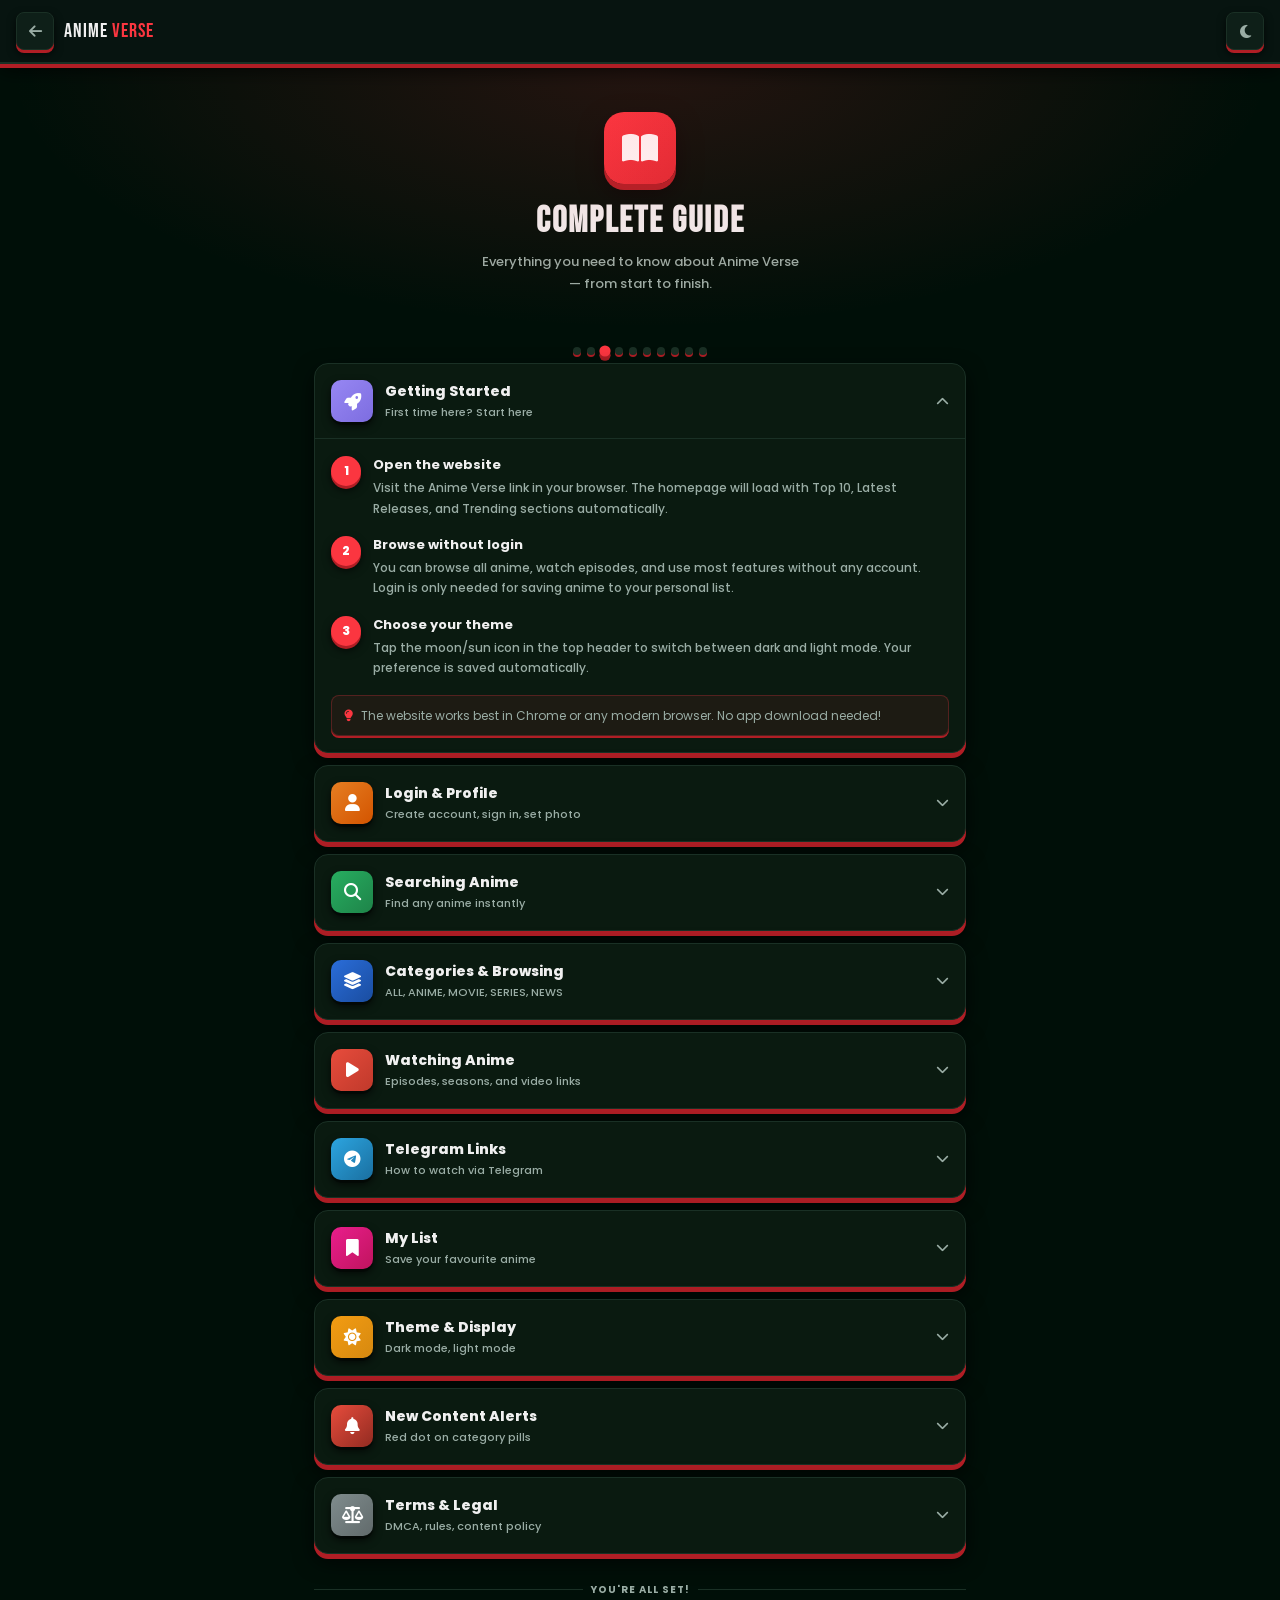
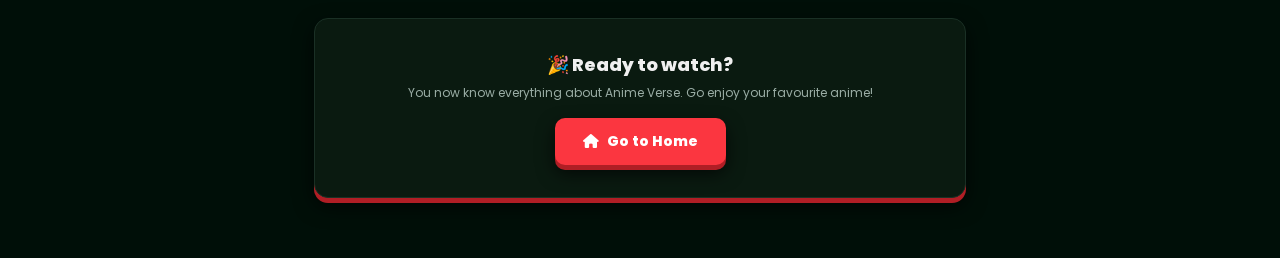
<file: guide.html>
<!DOCTYPE html>
<html lang="en" data-theme="dark">
<head>
  <meta charset="UTF-8"/>
  <meta name="viewport" content="width=device-width, initial-scale=1.0"/>
  <title>Guide — Anime Verse</title>
  <link href="https://fonts.googleapis.com/css2?family=Bebas+Neue&family=Poppins:wght@400;600;700;800;900&display=swap" rel="stylesheet"/>
  <link rel="stylesheet" href="https://cdnjs.cloudflare.com/ajax/libs/font-awesome/6.5.0/css/all.min.css"/>
  <style>
    :root[data-theme="dark"] {
      --bg:       #000F08;
      --bg2:      #071410;
      --bg3:      #0E1F18;
      --text:     #F0F0F0;
      --text2:    #9AADA5;
      --accent:   #FB3640;
      --accent2:  #E02A33;
      --btn-3d:   #B01E25;
      --border:   #1A3025;
      --card:     #0A1A10;
      --shadow:   rgba(0,0,0,0.72);
    }
    :root[data-theme="light"] {
      --bg:       #F7F7FF;
      --bg2:      #EDEDFC;
      --bg3:      #E0E0F8;
      --text:     #27187E;
      --text2:    #4A3A9A;
      --accent:   #758BFD;
      --accent2:  #5A72F0;
      --btn-3d:   #27187E;
      --border:   #C8C8F0;
      --card:     #F2F2FE;
      --shadow:   rgba(39,24,126,0.16);
    }

    *, *::before, *::after { box-sizing: border-box; margin: 0; padding: 0; }
    html { scroll-behavior: smooth; }
    body {
      font-family: 'Poppins', sans-serif;
      background: var(--bg); color: var(--text);
      min-height: 100vh; overflow-x: hidden;
      transition: background 0.3s, color 0.3s;
    }

    /* ── Header ── */
    .guide-header {
      position: sticky; top: 0; z-index: 100;
      background: var(--bg2);
      border-bottom: 2px solid var(--border);
      padding: 12px 16px;
      display: flex; align-items: center; justify-content: space-between;
      box-shadow: 0 4px 0 var(--btn-3d), 0 6px 20px var(--shadow);
    }
    .guide-header-left { display: flex; align-items: center; gap: 10px; }
    .back-btn {
      background: var(--bg3); border: 1.5px solid var(--border);
      color: var(--text2); border-radius: 8px;
      width: 38px; height: 38px;
      display: flex; align-items: center; justify-content: center;
      cursor: pointer; text-decoration: none; font-size: 15px;
      box-shadow: 0 3px 0 var(--btn-3d), 0 4px 8px var(--shadow);
      transition: transform 0.1s, box-shadow 0.1s, border-color 0.15s;
      transform: translateY(0);
    }
    .back-btn:hover  { border-color: var(--accent); color: var(--accent); transform: translateY(-2px); box-shadow: 0 5px 0 var(--btn-3d), 0 6px 12px var(--shadow); }
    .back-btn:active { transform: translateY(3px); box-shadow: 0 1px 0 var(--btn-3d); }
    .guide-logo { font-family: 'Bebas Neue', cursive; font-size: 20px; letter-spacing: 1px; }
    .guide-logo span { color: var(--accent); }
    .theme-btn {
      background: var(--bg3); border: 1.5px solid var(--border);
      color: var(--text2); border-radius: 8px;
      width: 38px; height: 38px;
      display: flex; align-items: center; justify-content: center;
      cursor: pointer; font-size: 15px;
      box-shadow: 0 3px 0 var(--btn-3d), 0 4px 8px var(--shadow);
      transition: transform 0.1s, box-shadow 0.1s, border-color 0.15s;
      transform: translateY(0);
    }
    .theme-btn:hover  { border-color: var(--accent); color: var(--accent); transform: translateY(-2px); box-shadow: 0 5px 0 var(--btn-3d), 0 6px 12px var(--shadow); }
    .theme-btn:active { transform: translateY(3px); box-shadow: 0 1px 0 var(--btn-3d); }

    /* ── Hero ── */
    .hero {
      text-align: center; padding: 48px 20px 36px;
      position: relative; overflow: hidden;
    }
    .hero::before {
      content: ''; position: absolute; inset: 0;
      background: radial-gradient(ellipse at 50% 0%, rgba(251,54,64,0.15) 0%, transparent 70%);
      pointer-events: none;
    }
    .hero-icon {
      width: 72px; height: 72px;
      background: linear-gradient(135deg, var(--accent), var(--accent2));
      border-radius: 20px;
      display: flex; align-items: center; justify-content: center;
      font-size: 32px; color: #fff; margin: 0 auto 16px;
      box-shadow: 0 6px 0 var(--btn-3d), 0 10px 24px var(--shadow);
      animation: iconFloat 3s ease-in-out infinite;
    }
    @keyframes iconFloat {
      0%,100% { transform: translateY(0); box-shadow: 0 6px 0 var(--btn-3d), 0 10px 24px var(--shadow); }
      50%     { transform: translateY(-8px); box-shadow: 0 14px 0 var(--btn-3d), 0 18px 28px var(--shadow); }
    }
    .hero h1 { font-family: 'Bebas Neue', cursive; font-size: 36px; letter-spacing: 2px; margin-bottom: 8px; }
    .hero p  { font-size: 13px; color: var(--text2); font-weight: 500; max-width: 320px; margin: 0 auto; line-height: 1.7; }

    /* ── Progress dots ── */
    .progress-dots { display: flex; justify-content: center; gap: 6px; padding: 16px 0 8px; }
    .dot {
      width: 8px; height: 8px; border-radius: 50%;
      background: var(--border); cursor: pointer; transition: all 0.3s;
      box-shadow: 0 2px 0 var(--btn-3d);
    }
    .dot.active { background: var(--accent); transform: scale(1.4); box-shadow: 0 3px 0 var(--btn-3d); }

    /* ── Guide body ── */
    .guide-body { padding: 0 14px 60px; max-width: 680px; margin: 0 auto; }

    /* ── Section card — 3D ── */
    .guide-section {
      margin-bottom: 12px;
      background: var(--card);
      border: 1.5px solid var(--border);
      border-radius: 14px; overflow: hidden;
      box-shadow: 0 5px 0 var(--btn-3d), 0 8px 20px var(--shadow);
      opacity: 0; transform: translateY(24px);
      transition: opacity 0.5s, transform 0.5s, box-shadow 0.1s;
    }
    .guide-section.visible { opacity: 1; transform: translateY(0); }
    .guide-section:hover { box-shadow: 0 7px 0 var(--btn-3d), 0 12px 24px var(--shadow); }

    .section-header {
      display: flex; align-items: center; gap: 12px;
      padding: 16px; cursor: pointer; user-select: none;
      transition: background 0.15s;
    }
    .section-header:hover { background: rgba(251,54,64,0.06); }
    .section-icon {
      width: 42px; height: 42px; border-radius: 10px;
      display: flex; align-items: center; justify-content: center;
      font-size: 17px; color: #fff; flex-shrink: 0;
      box-shadow: 0 3px 0 rgba(0,0,0,0.35), 0 4px 8px var(--shadow);
    }
    .section-title-wrap { flex: 1; }
    .section-title    { font-size: 14px; font-weight: 800; color: var(--text); }
    .section-subtitle { font-size: 11px; color: var(--text2); font-weight: 500; margin-top: 2px; }
    .chevron { color: var(--text2); font-size: 13px; transition: transform 0.3s; }
    .guide-section.open .chevron { transform: rotate(180deg); }

    .section-body {
      max-height: 0; overflow: hidden;
      transition: max-height 0.4s ease;
      border-top: 1px solid transparent;
    }
    .guide-section.open .section-body { max-height: 2000px; border-top-color: var(--border); }
    .section-inner { padding: 16px; }

    /* ── Step number — 3D ── */
    .step { display: flex; gap: 12px; margin-bottom: 16px; }
    .step:last-child { margin-bottom: 0; }
    .step-num {
      width: 30px; height: 30px; border-radius: 50%;
      background: var(--accent); color: #fff;
      font-size: 12px; font-weight: 800;
      display: flex; align-items: center; justify-content: center;
      flex-shrink: 0; margin-top: 1px;
      box-shadow: 0 3px 0 var(--btn-3d), 0 4px 8px var(--shadow);
    }
    .step-content { flex: 1; }
    .step-title { font-size: 13px; font-weight: 700; color: var(--text); margin-bottom: 3px; }
    .step-desc  { font-size: 12px; color: var(--text2); line-height: 1.7; font-weight: 500; }

    /* ── Tip box ── */
    .tip-box {
      background: rgba(251,54,64,0.08);
      border: 1px solid rgba(251,54,64,0.25);
      border-radius: 8px; padding: 10px 12px; margin-top: 12px;
      font-size: 12px; color: var(--text2); line-height: 1.6;
      box-shadow: 0 2px 0 var(--btn-3d);
    }
    .tip-box i { color: var(--accent); margin-right: 5px; }

    /* ── Feature pills — 3D ── */
    .feature-pills { display: flex; gap: 6px; flex-wrap: wrap; margin-top: 10px; }
    .feature-pill {
      background: var(--bg3); border: 1px solid var(--border);
      border-radius: 20px; padding: 5px 12px;
      font-size: 11px; font-weight: 700; color: var(--text2);
      display: flex; align-items: center; gap: 5px;
      box-shadow: 0 2px 0 var(--btn-3d), 0 3px 6px var(--shadow);
      transition: transform 0.1s, box-shadow 0.1s;
      cursor: default;
    }
    .feature-pill:hover { transform: translateY(-1px); box-shadow: 0 3px 0 var(--btn-3d), 0 5px 8px var(--shadow); }
    .feature-pill i { color: var(--accent); font-size: 11px; }

    /* ── Telegram box ── */
    .tg-box {
      background: linear-gradient(135deg, rgba(44,165,224,0.12), rgba(44,165,224,0.05));
      border: 1.5px solid rgba(44,165,224,0.35);
      border-radius: 10px; padding: 14px;
      display: flex; gap: 12px; align-items: flex-start; margin-top: 12px;
      box-shadow: 0 3px 0 rgba(0,60,100,0.35), 0 5px 12px var(--shadow);
    }
    .tg-box i { color: #2ca5e0; font-size: 22px; flex-shrink: 0; margin-top: 2px; }
    .tg-box-title { font-size: 13px; font-weight: 800; color: var(--text); margin-bottom: 4px; }
    .tg-box-desc  { font-size: 12px; color: var(--text2); line-height: 1.6; }

    /* ── Bottom CTA ── */
    .bottom-cta {
      text-align: center; padding: 32px 20px;
      background: var(--card);
      border: 1.5px solid var(--border); border-radius: 14px; margin-top: 10px;
      box-shadow: 0 5px 0 var(--btn-3d), 0 8px 20px var(--shadow);
    }
    .bottom-cta h3 { font-size: 18px; font-weight: 800; margin-bottom: 6px; }
    .bottom-cta p  { font-size: 12px; color: var(--text2); margin-bottom: 16px; }
    .cta-btn {
      display: inline-flex; align-items: center; gap: 8px;
      background: var(--accent); color: #fff;
      border: none; border-radius: 10px;
      padding: 13px 28px; font-size: 14px; font-weight: 800;
      font-family: 'Poppins', sans-serif; cursor: pointer; text-decoration: none;
      box-shadow: 0 5px 0 var(--btn-3d), 0 8px 18px var(--shadow);
      transition: transform 0.1s, box-shadow 0.1s;
      transform: translateY(0);
    }
    .cta-btn:hover  { transform: translateY(-2px); box-shadow: 0 7px 0 var(--btn-3d), 0 10px 22px var(--shadow); }
    .cta-btn:active { transform: translateY(4px); box-shadow: 0 1px 0 var(--btn-3d); }

    /* ── Divider ── */
    .divider {
      display: flex; align-items: center; gap: 8px;
      color: var(--text2); font-size: 10px; font-weight: 700;
      letter-spacing: 1px; text-transform: uppercase;
      padding: 16px 0 10px;
    }
    .divider::before, .divider::after { content: ''; flex: 1; height: 1px; background: var(--border); }
  </style>
</head>
<body>

<!-- Header -->
<header class="guide-header">
  <div class="guide-header-left">
    <a href="index.html" class="back-btn"><i class="fas fa-arrow-left"></i></a>
    <div class="guide-logo">ANIME <span>VERSE</span></div>
  </div>
  <div class="header-right">
    <button class="theme-btn" onclick="toggleTheme()" id="themeBtn">
      <i class="fas fa-moon"></i>
    </button>
  </div>
</header>

<!-- Hero -->
<div class="hero">
  <div class="hero-icon"><i class="fas fa-book-open"></i></div>
  <h1>Complete Guide</h1>
  <p>Everything you need to know about Anime Verse — from start to finish.</p>
</div>

<!-- Progress dots -->
<div class="progress-dots" id="progressDots"></div>

<!-- Main Guide Body -->
<div class="guide-body">

  <!-- 1. Getting Started -->
  <div class="guide-section" data-section="0">
    <div class="section-header" onclick="toggleSection(this)">
      <div class="section-icon" style="background:linear-gradient(135deg,#9787F3,#7d6de0)">
        <i class="fas fa-rocket"></i>
      </div>
      <div class="section-title-wrap">
        <div class="section-title">Getting Started</div>
        <div class="section-subtitle">First time here? Start here</div>
      </div>
      <i class="fas fa-chevron-down chevron"></i>
    </div>
    <div class="section-body">
      <div class="section-inner">
        <div class="step">
          <div class="step-num">1</div>
          <div class="step-content">
            <div class="step-title">Open the website</div>
            <div class="step-desc">Visit the Anime Verse link in your browser. The homepage will load with Top 10, Latest Releases, and Trending sections automatically.</div>
          </div>
        </div>
        <div class="step">
          <div class="step-num">2</div>
          <div class="step-content">
            <div class="step-title">Browse without login</div>
            <div class="step-desc">You can browse all anime, watch episodes, and use most features without any account. Login is only needed for saving anime to your personal list.</div>
          </div>
        </div>
        <div class="step">
          <div class="step-num">3</div>
          <div class="step-content">
            <div class="step-title">Choose your theme</div>
            <div class="step-desc">Tap the moon/sun icon in the top header to switch between dark and light mode. Your preference is saved automatically.</div>
          </div>
        </div>
        <div class="tip-box">
          <i class="fas fa-lightbulb"></i> The website works best in Chrome or any modern browser. No app download needed!
        </div>
      </div>
    </div>
  </div>

  <!-- 2. Login & Profile -->
  <div class="guide-section" data-section="1">
    <div class="section-header" onclick="toggleSection(this)">
      <div class="section-icon" style="background:linear-gradient(135deg,#e67e22,#d35400)">
        <i class="fas fa-user"></i>
      </div>
      <div class="section-title-wrap">
        <div class="section-title">Login & Profile</div>
        <div class="section-subtitle">Create account, sign in, set photo</div>
      </div>
      <i class="fas fa-chevron-down chevron"></i>
    </div>
    <div class="section-body">
      <div class="section-inner">
        <div class="step">
          <div class="step-num">1</div>
          <div class="step-content">
            <div class="step-title">Open Login</div>
            <div class="step-desc">Tap the <strong>☰ hamburger menu</strong> (top left) → tap <strong>Login / Sign Up</strong>. A popup will appear.</div>
          </div>
        </div>
        <div class="step">
          <div class="step-num">2</div>
          <div class="step-content">
            <div class="step-title">Sign up with Email</div>
            <div class="step-desc">Enter your email and a password (min 6 characters). Tap <strong>Sign Up</strong>. Your account is created instantly.</div>
          </div>
        </div>
        <div class="step">
          <div class="step-num">3</div>
          <div class="step-content">
            <div class="step-title">Already have an account?</div>
            <div class="step-desc">Switch to the <strong>Login</strong> tab in the popup, enter email + password, tap <strong>Login</strong>.</div>
          </div>
        </div>
        <div class="step">
          <div class="step-num">4</div>
          <div class="step-content">
            <div class="step-title">Set your profile photo</div>
            <div class="step-desc">After login, tap your <strong>profile avatar</strong> (top right corner) → Profile page opens. Tap the avatar to change your photo from gallery or paste an image URL.</div>
          </div>
        </div>
        <div class="step">
          <div class="step-num">5</div>
          <div class="step-content">
            <div class="step-title">Change display name</div>
            <div class="step-desc">On the profile page, tap your name to edit it. Changes save automatically.</div>
          </div>
        </div>
        <div class="tip-box">
          <i class="fas fa-shield-alt"></i> Your account is secured by Firebase. We never store your password in plain text.
        </div>
      </div>
    </div>
  </div>

  <!-- 3. Searching Anime -->
  <div class="guide-section" data-section="2">
    <div class="section-header" onclick="toggleSection(this)">
      <div class="section-icon" style="background:linear-gradient(135deg,#27ae60,#1e8449)">
        <i class="fas fa-magnifying-glass"></i>
      </div>
      <div class="section-title-wrap">
        <div class="section-title">Searching Anime</div>
        <div class="section-subtitle">Find any anime instantly</div>
      </div>
      <i class="fas fa-chevron-down chevron"></i>
    </div>
    <div class="section-body">
      <div class="section-inner">
        <div class="step">
          <div class="step-num">1</div>
          <div class="step-content">
            <div class="step-title">Tap the Search icon</div>
            <div class="step-desc">The <strong>🔍 magnifying glass</strong> icon is in the top header. Tap it and a search bar will appear below the header.</div>
          </div>
        </div>
        <div class="step">
          <div class="step-num">2</div>
          <div class="step-content">
            <div class="step-title">Type the anime name</div>
            <div class="step-desc">Start typing — results appear instantly. You can search by <strong>title</strong> or <strong>genre</strong> (e.g. "Action", "Romance").</div>
          </div>
        </div>
        <div class="step">
          <div class="step-num">3</div>
          <div class="step-content">
            <div class="step-title">Tap a result</div>
            <div class="step-desc">Tap any card in the results to open that anime's detail page.</div>
          </div>
        </div>
        <div class="tip-box">
          <i class="fas fa-lightbulb"></i> Close search by tapping the ✕ button or tapping outside the search bar.
        </div>
      </div>
    </div>
  </div>

  <!-- 4. Categories & Browsing -->
  <div class="guide-section" data-section="3">
    <div class="section-header" onclick="toggleSection(this)">
      <div class="section-icon" style="background:linear-gradient(135deg,#2a6dd9,#1a4da0)">
        <i class="fas fa-layer-group"></i>
      </div>
      <div class="section-title-wrap">
        <div class="section-title">Categories & Browsing</div>
        <div class="section-subtitle">ALL, ANIME, MOVIE, SERIES, NEWS</div>
      </div>
      <i class="fas fa-chevron-down chevron"></i>
    </div>
    <div class="section-body">
      <div class="section-inner">
        <div class="step">
          <div class="step-num">1</div>
          <div class="step-content">
            <div class="step-title">Category pills</div>
            <div class="step-desc">Below the header are filter pills: <strong>ALL, ANIME, MOVIE, NEWS, SERIES</strong>. Tap any to filter content instantly.</div>
          </div>
        </div>
        <div class="step">
          <div class="step-num">2</div>
          <div class="step-content">
            <div class="step-title">ALL — Home sections</div>
            <div class="step-desc">Tapping <strong>ALL</strong> shows the homepage with <strong>Top 10 Today</strong>, <strong>Latest Releases</strong>, and <strong>Trending</strong> sections.</div>
          </div>
        </div>
        <div class="step">
          <div class="step-num">3</div>
          <div class="step-content">
            <div class="step-title">Pagination</div>
            <div class="step-desc">Each section shows up to 10 items. If there are more, <strong>page numbers</strong> appear at the bottom. Tap 1, 2, 3... to see more.</div>
          </div>
        </div>
        <div class="feature-pills">
          <div class="feature-pill"><i class="fas fa-fire-flame-curved"></i> Trending</div>
          <div class="feature-pill"><i class="fas fa-trophy"></i> Top 10 Today</div>
          <div class="feature-pill"><i class="fas fa-clapperboard"></i> Latest</div>
          <div class="feature-pill"><i class="fas fa-film"></i> Movies</div>
          <div class="feature-pill"><i class="fas fa-tv"></i> Series</div>
        </div>
      </div>
    </div>
  </div>

  <!-- 5. Watching Anime -->
  <div class="guide-section" data-section="4">
    <div class="section-header" onclick="toggleSection(this)">
      <div class="section-icon" style="background:linear-gradient(135deg,#e74c3c,#c0392b)">
        <i class="fas fa-play"></i>
      </div>
      <div class="section-title-wrap">
        <div class="section-title">Watching Anime</div>
        <div class="section-subtitle">Episodes, seasons, and video links</div>
      </div>
      <i class="fas fa-chevron-down chevron"></i>
    </div>
    <div class="section-body">
      <div class="section-inner">
        <div class="step">
          <div class="step-num">1</div>
          <div class="step-content">
            <div class="step-title">Open an anime</div>
            <div class="step-desc">Tap any anime card from the home page or search results. The <strong>anime detail page</strong> opens with banner, info, and seasons.</div>
          </div>
        </div>
        <div class="step">
          <div class="step-num">2</div>
          <div class="step-content">
            <div class="step-title">Select a Season</div>
            <div class="step-desc">Tap the season tab (SEASON 1, SEASON 2...) at the bottom of the info card. The season poster and episodes will load below.</div>
          </div>
        </div>
        <div class="step">
          <div class="step-num">3</div>
          <div class="step-content">
            <div class="step-title">Select an Episode</div>
            <div class="step-desc">Tap <strong>EPISODE 1, EPISODE 2...</strong> buttons. The episode links will appear below in different quality options.</div>
          </div>
        </div>
        <div class="step">
          <div class="step-num">4</div>
          <div class="step-content">
            <div class="step-title">Tap Watch Now</div>
            <div class="step-desc">Tap the <strong>▶ Watch Now</strong> button to open the watch page. Select your preferred video quality (480p, 720p, 1080p, 4K).</div>
          </div>
        </div>
        <div class="tip-box">
          <i class="fas fa-circle-info"></i> Some episodes use <strong>direct video links</strong> that play in-browser. Others open <strong>Telegram</strong> — see the Telegram section below.
        </div>
      </div>
    </div>
  </div>

  <!-- 6. Telegram Links -->
  <div class="guide-section" data-section="5">
    <div class="section-header" onclick="toggleSection(this)">
      <div class="section-icon" style="background:linear-gradient(135deg,#2ca5e0,#1a6fa0)">
        <i class="fab fa-telegram"></i>
      </div>
      <div class="section-title-wrap">
        <div class="section-title">Telegram Links</div>
        <div class="section-subtitle">How to watch via Telegram</div>
      </div>
      <i class="fas fa-chevron-down chevron"></i>
    </div>
    <div class="section-body">
      <div class="section-inner">
        <div class="step">
          <div class="step-num">1</div>
          <div class="step-content">
            <div class="step-title">What is a Telegram link?</div>
            <div class="step-desc">Some anime episodes and season packs are hosted on Telegram. When you tap a quality button (720p HD, 1080p FHD etc.), it opens Telegram directly.</div>
          </div>
        </div>
        <div class="step">
          <div class="step-num">2</div>
          <div class="step-content">
            <div class="step-title">Install Telegram first</div>
            <div class="step-desc">Download <strong>Telegram</strong> from Play Store or App Store. Create a free account if you don't have one.</div>
          </div>
        </div>
        <div class="step">
          <div class="step-num">3</div>
          <div class="step-content">
            <div class="step-title">Tap the quality button</div>
            <div class="step-desc">On the anime page, scroll to the episode section. Tap a quality like <strong>1080p FHD</strong> or <strong>720p HD</strong> — Telegram will open with the video file.</div>
          </div>
        </div>
        <div class="step">
          <div class="step-num">4</div>
          <div class="step-content">
            <div class="step-title">Play in Telegram</div>
            <div class="step-desc">In Telegram, tap the video to stream it directly or tap the download button to save it for offline watching.</div>
          </div>
        </div>
        <div class="tg-box">
          <i class="fab fa-telegram"></i>
          <div class="tg-box-text">
            <div class="tg-box-title">Quality colour guide</div>
            <div class="tg-box-desc">
              🟠 <strong>4K UHD</strong> — Highest quality<br>
              🟢 <strong>1080p FHD</strong> — Full HD<br>
              🔵 <strong>720p HD</strong> — Standard HD<br>
              ⚫ <strong>480p SD</strong> — Lower quality, fast load
            </div>
          </div>
        </div>
      </div>
    </div>
  </div>

  <!-- 7. My List / Wishlist -->
  <div class="guide-section" data-section="6">
    <div class="section-header" onclick="toggleSection(this)">
      <div class="section-icon" style="background:linear-gradient(135deg,#e91e8c,#c0145e)">
        <i class="fas fa-bookmark"></i>
      </div>
      <div class="section-title-wrap">
        <div class="section-title">My List</div>
        <div class="section-subtitle">Save your favourite anime</div>
      </div>
      <i class="fas fa-chevron-down chevron"></i>
    </div>
    <div class="section-body">
      <div class="section-inner">
        <div class="step">
          <div class="step-num">1</div>
          <div class="step-content">
            <div class="step-title">Save from card</div>
            <div class="step-desc">Every anime card has a <strong>♥ heart button</strong> in the top-right corner. Tap it to save that anime to your list.</div>
          </div>
        </div>
        <div class="step">
          <div class="step-num">2</div>
          <div class="step-content">
            <div class="step-title">Save from anime page</div>
            <div class="step-desc">On the anime detail page, tap <strong>♥ Add to List</strong> button. It changes to "Saved!" when added successfully.</div>
          </div>
        </div>
        <div class="step">
          <div class="step-num">3</div>
          <div class="step-content">
            <div class="step-title">View your saved list</div>
            <div class="step-desc">Tap the <strong>🔖 bookmark icon</strong> in the top header, or open the sidebar menu and tap <strong>My List</strong>.</div>
          </div>
        </div>
        <div class="tip-box">
          <i class="fas fa-circle-info"></i> Without login, your list is saved on your device only. Login to sync your list across devices.
        </div>
      </div>
    </div>
  </div>

  <!-- 8. Theme & Settings -->
  <div class="guide-section" data-section="7">
    <div class="section-header" onclick="toggleSection(this)">
      <div class="section-icon" style="background:linear-gradient(135deg,#f39c12,#d68910)">
        <i class="fas fa-sun"></i>
      </div>
      <div class="section-title-wrap">
        <div class="section-title">Theme & Display</div>
        <div class="section-subtitle">Dark mode, light mode</div>
      </div>
      <i class="fas fa-chevron-down chevron"></i>
    </div>
    <div class="section-body">
      <div class="section-inner">
        <div class="step">
          <div class="step-num">1</div>
          <div class="step-content">
            <div class="step-title">Toggle theme</div>
            <div class="step-desc">Tap the <strong>🌙 moon</strong> (dark) or <strong>☀️ sun</strong> (light) icon in the top-right header on any page to switch themes.</div>
          </div>
        </div>
        <div class="step">
          <div class="step-num">2</div>
          <div class="step-content">
            <div class="step-title">Theme is saved</div>
            <div class="step-desc">Your theme preference is saved in your browser. Next time you visit, the same theme will be applied automatically.</div>
          </div>
        </div>
        <div class="tip-box">
          <i class="fas fa-moon"></i> Dark theme is easier on the eyes while watching anime at night. Light theme works great during daytime.
        </div>
      </div>
    </div>
  </div>

  <!-- 9. Notifications (Dots) -->
  <div class="guide-section" data-section="8">
    <div class="section-header" onclick="toggleSection(this)">
      <div class="section-icon" style="background:linear-gradient(135deg,#e74c3c,#922b21)">
        <i class="fas fa-bell"></i>
      </div>
      <div class="section-title-wrap">
        <div class="section-title">New Content Alerts</div>
        <div class="section-subtitle">Red dot on category pills</div>
      </div>
      <i class="fas fa-chevron-down chevron"></i>
    </div>
    <div class="section-body">
      <div class="section-inner">
        <div class="step">
          <div class="step-num">1</div>
          <div class="step-content">
            <div class="step-title">What is the red dot?</div>
            <div class="step-desc">When new anime is added to a category, a small <strong>blinking red dot 🔴</strong> appears on that category's pill (ANIME, MOVIE etc.).</div>
          </div>
        </div>
        <div class="step">
          <div class="step-num">2</div>
          <div class="step-content">
            <div class="step-title">How to clear it</div>
            <div class="step-desc">Tap that category pill to browse it. Once you visit, the dot disappears automatically — meaning you've seen the new content.</div>
          </div>
        </div>
        <div class="tip-box">
          <i class="fas fa-circle-info"></i> The dot remembers your last visit per category. Even after refreshing the page, it stays until you tap that category.
        </div>
      </div>
    </div>
  </div>

  <!-- 10. Terms & Legal -->
  <div class="guide-section" data-section="9">
    <div class="section-header" onclick="toggleSection(this)">
      <div class="section-icon" style="background:linear-gradient(135deg,#7f8c8d,#616a6b)">
        <i class="fas fa-scale-balanced"></i>
      </div>
      <div class="section-title-wrap">
        <div class="section-title">Terms & Legal</div>
        <div class="section-subtitle">DMCA, rules, content policy</div>
      </div>
      <i class="fas fa-chevron-down chevron"></i>
    </div>
    <div class="section-body">
      <div class="section-inner">
        <div class="step">
          <div class="step-num">1</div>
          <div class="step-content">
            <div class="step-title">Content policy</div>
            <div class="step-desc">Anime Verse is a content directory. All video links point to third-party sources. We do not host any video files directly.</div>
          </div>
        </div>
        <div class="step">
          <div class="step-num">2</div>
          <div class="step-content">
            <div class="step-title">DMCA requests</div>
            <div class="step-desc">If you are a rights holder and want content removed, use the <strong>Report Issue</strong> button in the sidebar or visit the Terms page.</div>
          </div>
        </div>
        <div class="step">
          <div class="step-num">3</div>
          <div class="step-content">
            <div class="step-title">Read full terms</div>
            <div class="step-desc">Scroll to the footer of the home page and tap <strong>Terms</strong> or <strong>DMCA</strong> for complete legal information.</div>
          </div>
        </div>
      </div>
    </div>
  </div>

  <div class="divider">You're all set!</div>

  <!-- Bottom CTA -->
  <div class="bottom-cta">
    <h3>🎉 Ready to watch?</h3>
    <p>You now know everything about Anime Verse. Go enjoy your favourite anime!</p>
    <a href="index.html" class="cta-btn">
      <i class="fas fa-house"></i> Go to Home
    </a>
  </div>

</div><!-- end guide-body -->

<script>
  // ── Theme ──
  function loadTheme() {
    const saved = localStorage.getItem('av_theme') || 'dark';
    document.documentElement.setAttribute('data-theme', saved);
    document.getElementById('themeBtn').innerHTML =
      saved === 'dark' ? '<i class="fas fa-moon"></i>' : '<i class="fas fa-sun"></i>';
  }
  function toggleTheme() {
    const cur = document.documentElement.getAttribute('data-theme');
    const next = cur === 'dark' ? 'light' : 'dark';
    document.documentElement.setAttribute('data-theme', next);
    localStorage.setItem('av_theme', next);
    document.getElementById('themeBtn').innerHTML =
      next === 'dark' ? '<i class="fas fa-moon"></i>' : '<i class="fas fa-sun"></i>';
  }
  loadTheme();

  // ── Accordion ──
  function toggleSection(header) {
    const section = header.closest('.guide-section');
    const isOpen = section.classList.contains('open');
    // close all
    document.querySelectorAll('.guide-section.open').forEach(s => s.classList.remove('open'));
    if (!isOpen) section.classList.add('open');
    updateDots();
  }

  // ── Progress dots ──
  const sections = document.querySelectorAll('.guide-section');
  const dotsWrap = document.getElementById('progressDots');
  sections.forEach((_, i) => {
    const d = document.createElement('div');
    d.className = 'dot' + (i === 0 ? ' active' : '');
    d.onclick = () => {
      sections[i].scrollIntoView({ behavior: 'smooth', block: 'start' });
    };
    dotsWrap.appendChild(d);
  });

  function updateDots() {
    const dots = dotsWrap.querySelectorAll('.dot');
    const open = document.querySelector('.guide-section.open');
    dots.forEach((d, i) => {
      d.classList.toggle('active', open && open.dataset.section == i);
    });
  }

  // ── Scroll reveal ──
  const observer = new IntersectionObserver(entries => {
    entries.forEach(e => {
      if (e.isIntersecting) {
        e.target.classList.add('visible');
        // update dot
        const idx = e.target.dataset.section;
        const dots = dotsWrap.querySelectorAll('.dot');
        dots.forEach((d, i) => d.classList.toggle('active', i == idx));
      }
    });
  }, { threshold: 0.15 });
  sections.forEach(s => observer.observe(s));

  // Open first section by default
  setTimeout(() => {
    sections[0]?.classList.add('open');
  }, 300);
</script>
</body>
</html>
</file>
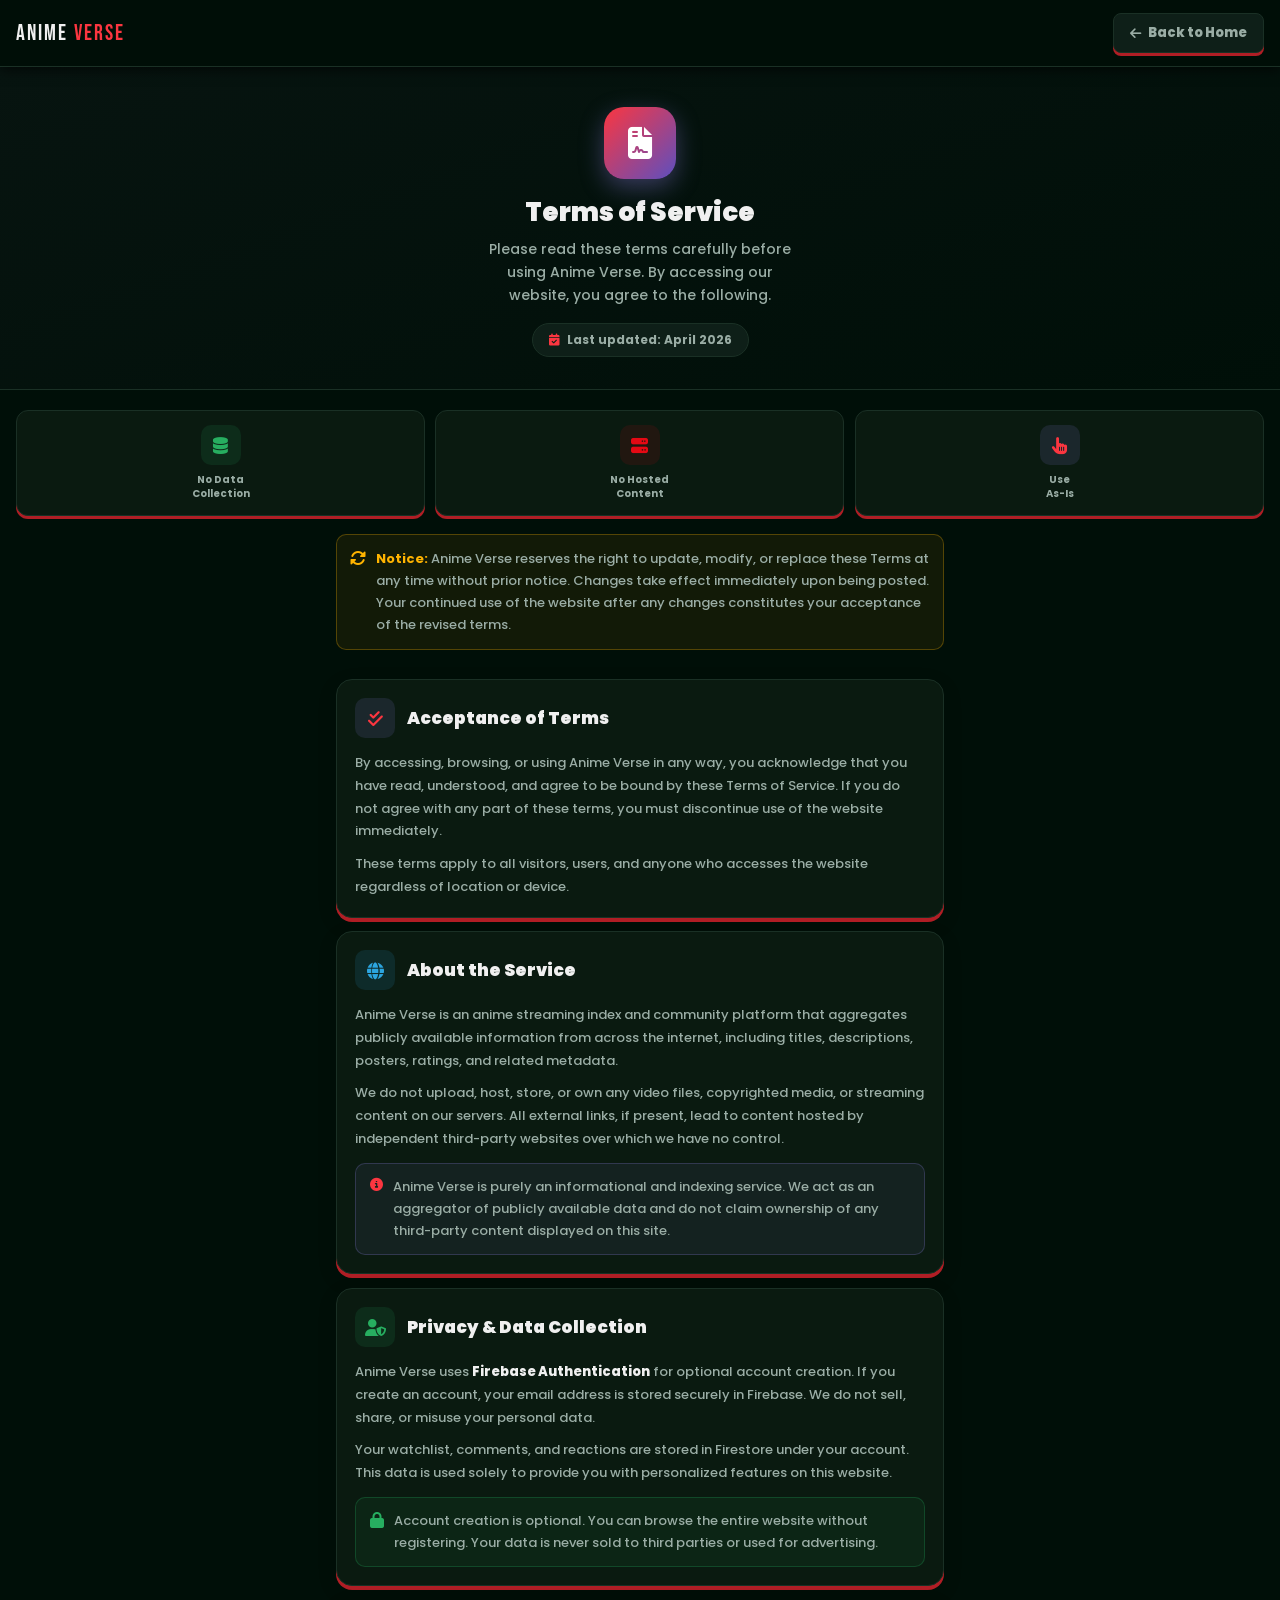
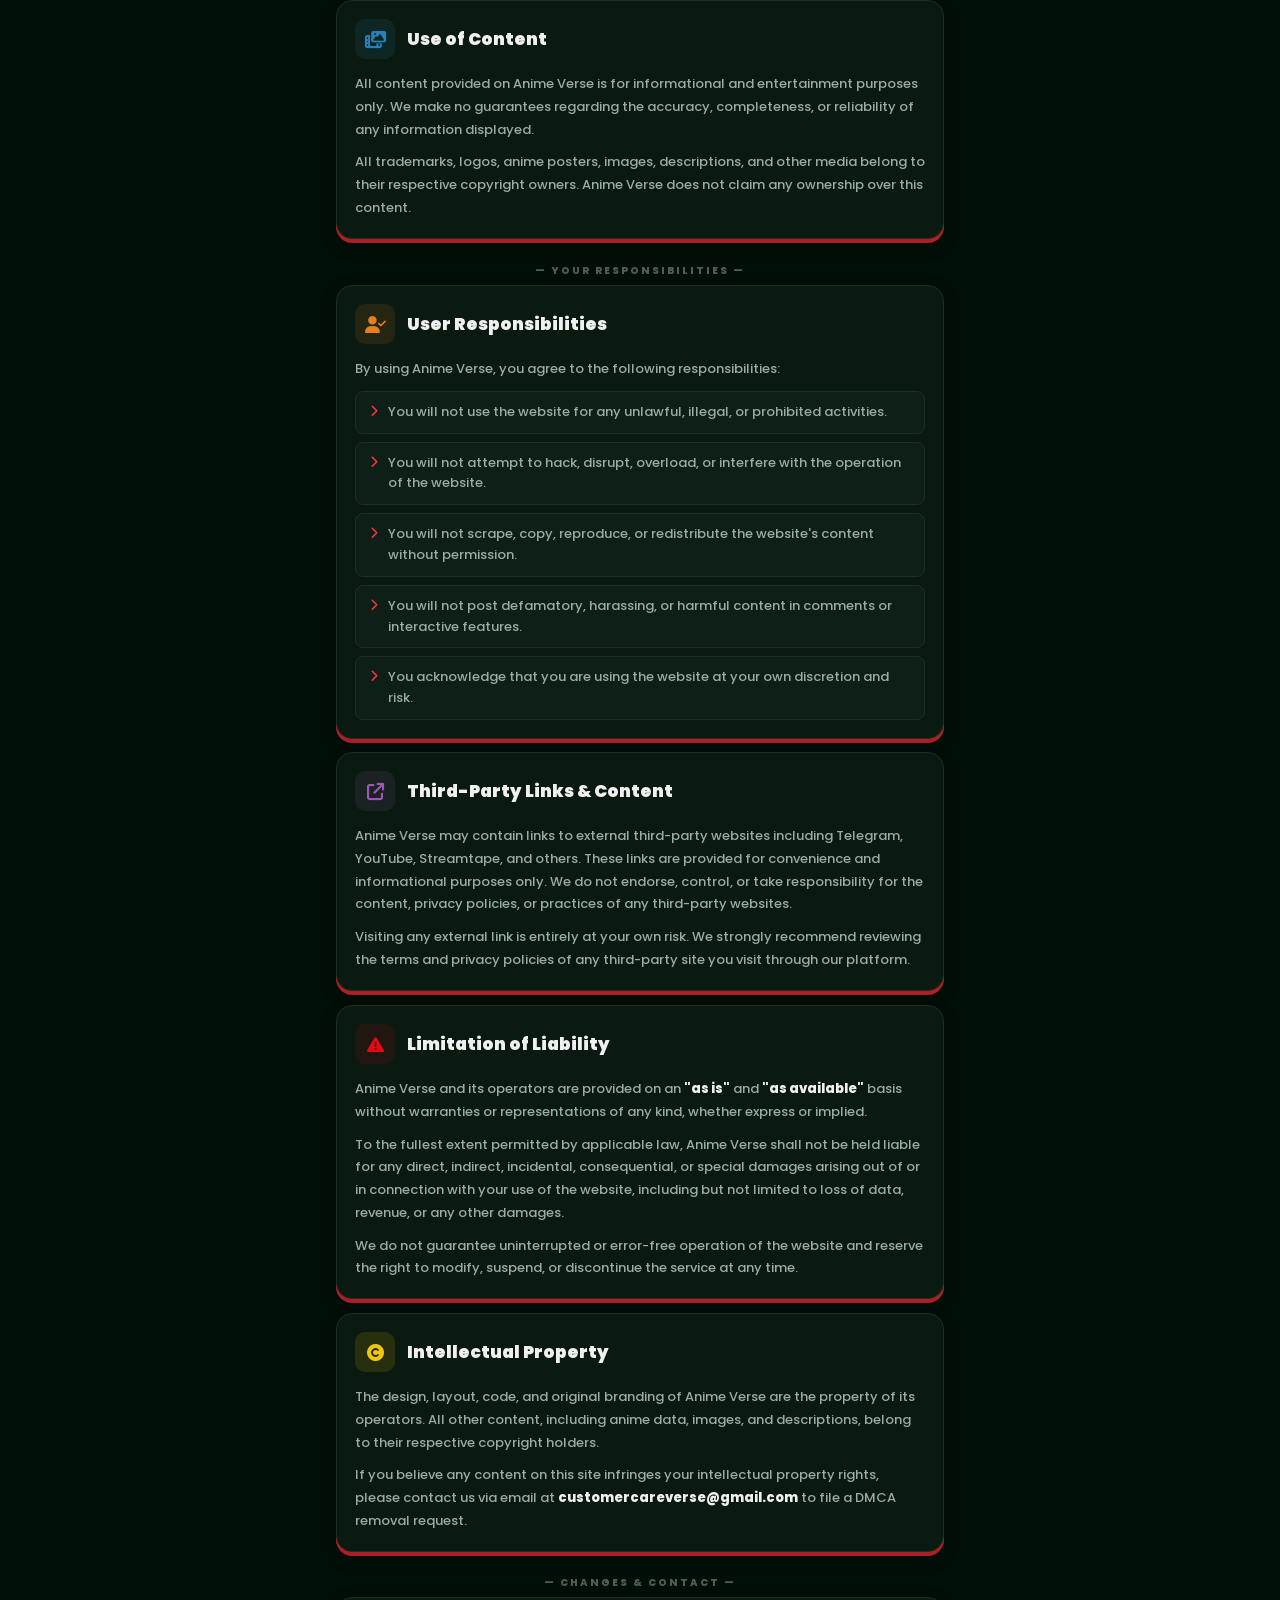
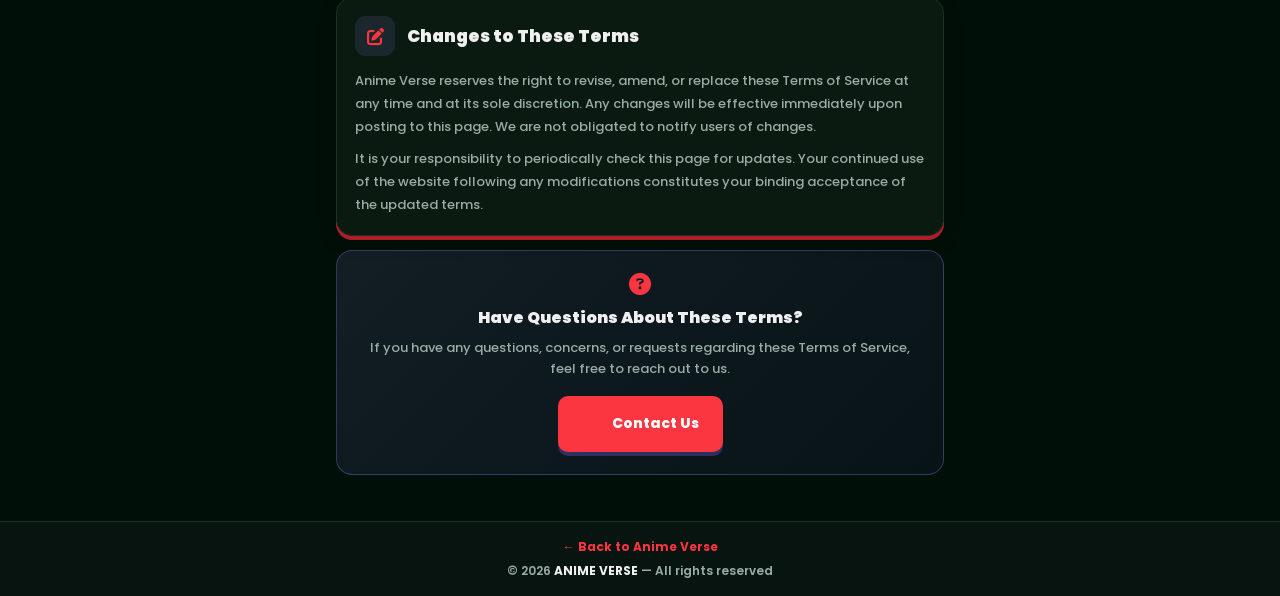
<file: terms.html>
<!DOCTYPE html>
<html lang="en" data-theme="dark">
<head>
  <meta charset="UTF-8"/>
  <meta name="viewport" content="width=device-width, initial-scale=1.0"/>
  <title>Terms of Service — Anime Verse</title>
  <link rel="stylesheet" href="style.css"/>
  <link href="https://fonts.googleapis.com/css2?family=Bebas+Neue&family=Poppins:wght@400;500;600;700;800;900&display=swap" rel="stylesheet"/>
  <link rel="stylesheet" href="https://cdnjs.cloudflare.com/ajax/libs/font-awesome/6.5.0/css/all.min.css"/>
  <style>
    /* ── Page base ── */
    body { min-height: 100vh; background: var(--bg); color: var(--text); }

    /* ── Animations ── */
    @keyframes tFadeUp {
      from { opacity:0; transform:translateY(28px) scale(0.97); }
      to   { opacity:1; transform:translateY(0)    scale(1);    }
    }
    @keyframes tFadeIn {
      from { opacity:0; }
      to   { opacity:1; }
    }
    @keyframes tScaleIn {
      from { opacity:0; transform:scale(0.88); }
      to   { opacity:1; transform:scale(1);    }
    }

    /* ── Header ── */
    .t-header {
      position: sticky; top: 0; z-index: 100;
      display: flex; align-items: center; justify-content: space-between;
      padding: 13px 16px;
      background: var(--header-bg); backdrop-filter: blur(12px);
      border-bottom: 1.5px solid var(--border);
      box-shadow: 0 2px 12px var(--shadow);
      animation: tFadeIn 0.3s ease both;
    }
    .t-logo { font-family:'Bebas Neue',cursive; font-size:22px; letter-spacing:2px; color:var(--text); text-decoration:none; }
    .t-logo span { color:var(--accent); }
    .t-back {
      display:flex; align-items:center; gap:7px;
      padding:9px 16px; border-radius:8px;
      background:var(--bg3); border:1.5px solid var(--border);
      color:var(--text2); font-family:'Poppins',sans-serif;
      font-size:13px; font-weight:800; text-decoration:none;
      transition:all 0.15s;
      box-shadow:0 3px 0 var(--btn-3d,rgba(0,0,0,0.2));
    }
    .t-back:hover { border-color:var(--accent); color:var(--accent); transform:translateY(-1px); }
    .t-back:active { transform:translateY(2px); box-shadow:0 1px 0 var(--btn-3d,rgba(0,0,0,0.2)); }

    /* ── Hero ── */
    .t-hero {
      padding: 40px 20px 32px;
      text-align: center;
      background: linear-gradient(160deg, var(--bg2) 0%, var(--bg) 100%);
      border-bottom: 1.5px solid var(--border);
      animation: tFadeUp 0.5s cubic-bezier(0.22,1,0.36,1) 0.05s both;
    }
    .t-hero-icon {
      width:72px; height:72px; border-radius:20px;
      background:linear-gradient(135deg,var(--accent),#5D4FBF);
      display:flex; align-items:center; justify-content:center;
      font-size:32px; color:#fff; margin:0 auto 18px;
      box-shadow:0 8px 24px rgba(151,135,243,0.35);
      animation:tScaleIn 0.45s cubic-bezier(0.34,1.56,0.64,1) 0.15s both;
    }
    :root[data-theme="light"] .t-hero-icon {
      background:linear-gradient(135deg,#194342,#2E6B5E);
      box-shadow:0 8px 24px rgba(25,67,66,0.3);
    }
    .t-hero h1 {
      font-family:'Poppins',sans-serif; font-size:26px; font-weight:900;
      color:var(--text); margin-bottom:10px; line-height:1.2;
    }
    .t-hero p {
      font-size:14px; color:var(--text2); font-weight:500;
      max-width:320px; margin:0 auto 16px; line-height:1.65;
    }
    .t-hero-badge {
      display:inline-flex; align-items:center; gap:7px;
      background:var(--bg3); border:1.5px solid var(--border);
      padding:7px 16px; border-radius:20px;
      font-size:12px; color:var(--text2); font-weight:700;
    }
    .t-hero-badge i { color:var(--accent); }

    /* ── Summary cards ── */
    .t-summary {
      display:grid; grid-template-columns:repeat(3,1fr);
      gap:10px; padding:20px 16px 4px;
    }
    .t-sum-card {
      background:var(--card-bg); border:1.5px solid var(--border);
      border-radius:12px; padding:14px 10px; text-align:center;
      box-shadow:0 3px 0 var(--btn-3d,rgba(0,0,0,0.18));
      animation:tFadeUp 0.42s cubic-bezier(0.22,1,0.36,1) both;
    }
    .t-sum-card:nth-child(1) { animation-delay:0.10s; }
    .t-sum-card:nth-child(2) { animation-delay:0.16s; }
    .t-sum-card:nth-child(3) { animation-delay:0.22s; }
    .t-sum-icon {
      width:40px; height:40px; border-radius:10px;
      display:flex; align-items:center; justify-content:center;
      font-size:17px; margin:0 auto 8px;
    }
    .t-sum-card p { font-size:10px; color:var(--text2); font-weight:700; line-height:1.4; }

    /* ── Content sections ── */
    .t-content { padding:14px 16px 32px; max-width:640px; margin:0 auto; }

    .t-section {
      background:var(--card-bg); border:1.5px solid var(--border);
      border-radius:16px; padding:18px; margin-bottom:14px;
      box-shadow:0 4px 0 var(--btn-3d,rgba(0,0,0,0.15)), 0 6px 20px rgba(0,0,0,0.12);
      animation:tFadeUp 0.42s cubic-bezier(0.22,1,0.36,1) both;
    }
    .t-section:nth-child(1)  { animation-delay:0.08s; }
    .t-section:nth-child(2)  { animation-delay:0.13s; }
    .t-section:nth-child(3)  { animation-delay:0.18s; }
    .t-section:nth-child(4)  { animation-delay:0.23s; }
    .t-section:nth-child(5)  { animation-delay:0.27s; }
    .t-section:nth-child(6)  { animation-delay:0.31s; }
    .t-section:nth-child(7)  { animation-delay:0.34s; }
    .t-section:nth-child(8)  { animation-delay:0.37s; }
    .t-section:nth-child(9)  { animation-delay:0.39s; }
    .t-section:nth-child(10) { animation-delay:0.41s; }

    .t-sec-header { display:flex; align-items:center; gap:12px; margin-bottom:14px; }
    .t-sec-icon {
      width:40px; height:40px; border-radius:10px; flex-shrink:0;
      display:flex; align-items:center; justify-content:center; font-size:17px;
    }
    .t-sec-title { font-size:17px; font-weight:900; color:var(--text); line-height:1.2; }

    .t-sec-body { font-size:13px; color:var(--text2); line-height:1.75; font-weight:500; }
    .t-sec-body p { margin-bottom:10px; }
    .t-sec-body p:last-child { margin-bottom:0; }
    .t-sec-body strong { color:var(--text); font-weight:800; }

    .t-notice {
      background:rgba(255,180,0,0.07); border:1.5px solid rgba(255,180,0,0.28);
      border-radius:10px; padding:13px; margin-bottom:14px;
      display:flex; gap:10px; align-items:flex-start;
      font-size:13px; color:var(--text2); line-height:1.7; font-weight:500;
    }
    .t-notice i { color:#ffb400; font-size:16px; flex-shrink:0; margin-top:2px; }

    .t-info-box {
      background:rgba(151,135,243,0.07); border:1.5px solid rgba(151,135,243,0.22);
      border-radius:10px; padding:12px 14px; margin-top:12px;
      font-size:13px; color:var(--text2); line-height:1.7;
      display:flex; gap:10px; font-weight:500;
    }
    :root[data-theme="light"] .t-info-box {
      background:rgba(25,67,66,0.07);
      border-color:rgba(25,67,66,0.2);
    }
    .t-info-box i { color:var(--accent); flex-shrink:0; margin-top:2px; }

    .t-green-box {
      background:rgba(39,174,96,0.08); border:1.5px solid rgba(39,174,96,0.25);
      border-radius:10px; padding:12px 14px; margin-top:12px;
      font-size:13px; color:var(--text2); line-height:1.7;
      display:flex; gap:10px; font-weight:500;
    }
    .t-green-box i { color:#27ae60; flex-shrink:0; margin-top:2px; font-size:16px; }

    .t-list { list-style:none; padding:0; margin:10px 0 0; display:flex; flex-direction:column; gap:8px; }
    .t-list li {
      background:var(--bg3); border:1px solid var(--border);
      border-radius:8px; padding:10px 14px;
      font-size:13px; color:var(--text2); line-height:1.6;
      display:flex; gap:10px; align-items:flex-start; font-weight:500;
    }
    .t-list li i { color:var(--accent); flex-shrink:0; margin-top:3px; font-size:12px; }

    .t-divider {
      text-align:center; padding:10px 0 6px; font-size:10px;
      font-weight:800; color:var(--text2); letter-spacing:2px;
      opacity:0.5;
    }

    /* ── CTA ── */
    .t-cta {
      background:linear-gradient(135deg,rgba(151,135,243,0.12),rgba(93,79,191,0.08));
      border:1.5px solid rgba(151,135,243,0.3);
      border-radius:16px; padding:22px; margin-bottom:14px;
      text-align:center;
      animation:tFadeUp 0.42s cubic-bezier(0.22,1,0.36,1) 0.42s both;
    }
    :root[data-theme="light"] .t-cta {
      background:linear-gradient(135deg,rgba(25,67,66,0.08),rgba(46,107,94,0.05));
      border-color:rgba(25,67,66,0.2);
    }
    .t-cta i { font-size:22px; color:var(--accent); display:block; margin-bottom:10px; }
    .t-cta h3 { font-size:16px; font-weight:900; color:var(--text); margin-bottom:8px; }
    .t-cta p  { font-size:13px; color:var(--text2); margin-bottom:16px; line-height:1.6; font-weight:500; }
    .t-cta-btn {
      display:inline-flex; align-items:center; gap:8px;
      background:var(--accent); color:#fff; border:none;
      border-radius:10px; padding:12px 24px;
      font-family:'Poppins',sans-serif; font-size:14px; font-weight:800;
      cursor:pointer; text-decoration:none; transition:all 0.15s;
      box-shadow:0 4px 0 var(--btn-shadow,rgba(100,80,200,0.4));
    }
    .t-cta-btn:hover { transform:translateY(-1px); box-shadow:0 5px 0 var(--btn-shadow,rgba(100,80,200,0.4)); }
    .t-cta-btn:active { transform:translateY(3px); box-shadow:0 1px 0 var(--btn-shadow,rgba(100,80,200,0.4)); }

    /* ── Footer ── */
    .t-footer {
      padding:16px; text-align:center; border-top:1.5px solid var(--border);
      background:var(--bg2); font-size:12px; color:var(--text2); font-weight:600;
    }
    .t-footer a { color:var(--accent); text-decoration:none; font-weight:700; }

    /* ── Reduced motion ── */
    @media (prefers-reduced-motion: reduce) {
      .t-hero, .t-hero-icon, .t-sum-card, .t-section, .t-cta {
        animation: none !important;
      }
    }
  </style>
</head>
<body>
  <!-- Header -->
  <header class="t-header">
    <a href="index.html" class="t-logo">ANIME <span>VERSE</span></a>
    <a href="index.html" class="t-back">
      <i class="fas fa-arrow-left"></i> Back to Home
    </a>
  </header>

  <!-- Hero -->
  <div class="t-hero">
    <div class="t-hero-icon"><i class="fas fa-file-contract"></i></div>
    <h1>Terms of Service</h1>
    <p>Please read these terms carefully before using Anime Verse. By accessing our website, you agree to the following.</p>
    <div class="t-hero-badge">
      <i class="fas fa-calendar-check"></i> Last updated: April 2026
    </div>
  </div>

  <!-- Summary 3 cards -->
  <div class="t-summary">
    <div class="t-sum-card">
      <div class="t-sum-icon" style="background:rgba(39,174,96,0.12)">
        <i class="fas fa-database" style="color:#27ae60"></i>
      </div>
      <p>No Data<br/>Collection</p>
    </div>
    <div class="t-sum-card">
      <div class="t-sum-icon" style="background:rgba(229,9,20,0.1)">
        <i class="fas fa-server" style="color:#e50914"></i>
      </div>
      <p>No Hosted<br/>Content</p>
    </div>
    <div class="t-sum-card">
      <div class="t-sum-icon" style="background:rgba(151,135,243,0.12)">
        <i class="fas fa-hand-pointer" style="color:var(--accent)"></i>
      </div>
      <p>Use<br/>As-Is</p>
    </div>
  </div>

  <!-- Notice banner -->
  <div style="padding:14px 16px 0;max-width:640px;margin:0 auto">
    <div class="t-notice" style="animation:tFadeUp 0.4s cubic-bezier(0.22,1,0.36,1) 0.28s both">
      <i class="fas fa-rotate"></i>
      <div>
        <strong style="color:#ffb400">Notice:</strong>
        Anime Verse reserves the right to update, modify, or replace these Terms at any time without prior notice.
        Changes take effect immediately upon being posted. Your continued use of the website after any changes
        constitutes your acceptance of the revised terms.
      </div>
    </div>
  </div>

  <!-- Main content -->
  <div class="t-content">

    <!-- 1. Acceptance -->
    <div class="t-section">
      <div class="t-sec-header">
        <div class="t-sec-icon" style="background:rgba(151,135,243,0.12)">
          <i class="fas fa-check-double" style="color:var(--accent)"></i>
        </div>
        <div class="t-sec-title">Acceptance of Terms</div>
      </div>
      <div class="t-sec-body">
        <p>By accessing, browsing, or using Anime Verse in any way, you acknowledge that you have read, understood,
          and agree to be bound by these Terms of Service. If you do not agree with any part of these terms,
          you must discontinue use of the website immediately.</p>
        <p>These terms apply to all visitors, users, and anyone who accesses the website regardless of location or device.</p>
      </div>
    </div>

    <!-- 2. About the Service -->
    <div class="t-section">
      <div class="t-sec-header">
        <div class="t-sec-icon" style="background:rgba(44,165,224,0.12)">
          <i class="fas fa-globe" style="color:#2ca5e0"></i>
        </div>
        <div class="t-sec-title">About the Service</div>
      </div>
      <div class="t-sec-body">
        <p>Anime Verse is an anime streaming index and community platform that aggregates publicly available
          information from across the internet, including titles, descriptions, posters, ratings, and related metadata.</p>
        <p>We do not upload, host, store, or own any video files, copyrighted media, or streaming content on our servers.
          All external links, if present, lead to content hosted by independent third-party websites over which we have no control.</p>
        <div class="t-info-box">
          <i class="fas fa-circle-info"></i>
          <span>Anime Verse is purely an informational and indexing service. We act as an aggregator of publicly available
          data and do not claim ownership of any third-party content displayed on this site.</span>
        </div>
      </div>
    </div>

    <!-- 3. Privacy -->
    <div class="t-section">
      <div class="t-sec-header">
        <div class="t-sec-icon" style="background:rgba(39,174,96,0.12)">
          <i class="fas fa-user-shield" style="color:#27ae60"></i>
        </div>
        <div class="t-sec-title">Privacy & Data Collection</div>
      </div>
      <div class="t-sec-body">
        <p>Anime Verse uses <strong>Firebase Authentication</strong> for optional account creation. If you create an account,
          your email address is stored securely in Firebase. We do not sell, share, or misuse your personal data.</p>
        <p>Your watchlist, comments, and reactions are stored in Firestore under your account. This data is used solely
          to provide you with personalized features on this website.</p>
        <div class="t-green-box">
          <i class="fas fa-lock"></i>
          <span>Account creation is optional. You can browse the entire website without registering. Your data is never
          sold to third parties or used for advertising.</span>
        </div>
      </div>
    </div>

    <!-- 4. Use of Content -->
    <div class="t-section">
      <div class="t-sec-header">
        <div class="t-sec-icon" style="background:rgba(41,128,185,0.12)">
          <i class="fas fa-photo-film" style="color:#2980b9"></i>
        </div>
        <div class="t-sec-title">Use of Content</div>
      </div>
      <div class="t-sec-body">
        <p>All content provided on Anime Verse is for informational and entertainment purposes only. We make no guarantees
          regarding the accuracy, completeness, or reliability of any information displayed.</p>
        <p>All trademarks, logos, anime posters, images, descriptions, and other media belong to their respective copyright owners.
          Anime Verse does not claim any ownership over this content.</p>
      </div>
    </div>

    <div class="t-divider">— YOUR RESPONSIBILITIES —</div>

    <!-- 5. User Responsibilities -->
    <div class="t-section">
      <div class="t-sec-header">
        <div class="t-sec-icon" style="background:rgba(230,126,34,0.12)">
          <i class="fas fa-user-check" style="color:#e67e22"></i>
        </div>
        <div class="t-sec-title">User Responsibilities</div>
      </div>
      <div class="t-sec-body">
        <p>By using Anime Verse, you agree to the following responsibilities:</p>
        <ul class="t-list">
          <li><i class="fas fa-chevron-right"></i> You will not use the website for any unlawful, illegal, or prohibited activities.</li>
          <li><i class="fas fa-chevron-right"></i> You will not attempt to hack, disrupt, overload, or interfere with the operation of the website.</li>
          <li><i class="fas fa-chevron-right"></i> You will not scrape, copy, reproduce, or redistribute the website's content without permission.</li>
          <li><i class="fas fa-chevron-right"></i> You will not post defamatory, harassing, or harmful content in comments or interactive features.</li>
          <li><i class="fas fa-chevron-right"></i> You acknowledge that you are using the website at your own discretion and risk.</li>
        </ul>
      </div>
    </div>

    <!-- 6. Third-Party Links -->
    <div class="t-section">
      <div class="t-sec-header">
        <div class="t-sec-icon" style="background:rgba(155,89,182,0.12)">
          <i class="fas fa-arrow-up-right-from-square" style="color:#9b59b6"></i>
        </div>
        <div class="t-sec-title">Third-Party Links & Content</div>
      </div>
      <div class="t-sec-body">
        <p>Anime Verse may contain links to external third-party websites including Telegram, YouTube, Streamtape, and others.
          These links are provided for convenience and informational purposes only. We do not endorse, control, or take
          responsibility for the content, privacy policies, or practices of any third-party websites.</p>
        <p>Visiting any external link is entirely at your own risk. We strongly recommend reviewing the terms and privacy
          policies of any third-party site you visit through our platform.</p>
      </div>
    </div>

    <!-- 7. Limitation of Liability -->
    <div class="t-section">
      <div class="t-sec-header">
        <div class="t-sec-icon" style="background:rgba(229,9,20,0.1)">
          <i class="fas fa-triangle-exclamation" style="color:#e50914"></i>
        </div>
        <div class="t-sec-title">Limitation of Liability</div>
      </div>
      <div class="t-sec-body">
        <p>Anime Verse and its operators are provided on an <strong>"as is"</strong> and <strong>"as available"</strong> basis
          without warranties or representations of any kind, whether express or implied.</p>
        <p>To the fullest extent permitted by applicable law, Anime Verse shall not be held liable for any direct, indirect,
          incidental, consequential, or special damages arising out of or in connection with your use of the website,
          including but not limited to loss of data, revenue, or any other damages.</p>
        <p>We do not guarantee uninterrupted or error-free operation of the website and reserve the right to modify,
          suspend, or discontinue the service at any time.</p>
      </div>
    </div>

    <!-- 8. Intellectual Property -->
    <div class="t-section">
      <div class="t-sec-header">
        <div class="t-sec-icon" style="background:rgba(241,196,15,0.12)">
          <i class="fas fa-copyright" style="color:#f1c40f"></i>
        </div>
        <div class="t-sec-title">Intellectual Property</div>
      </div>
      <div class="t-sec-body">
        <p>The design, layout, code, and original branding of Anime Verse are the property of its operators.
          All other content, including anime data, images, and descriptions, belong to their respective copyright holders.</p>
        <p>If you believe any content on this site infringes your intellectual property rights, please
          contact us via email at <strong>customercareverse@gmail.com</strong> to file a DMCA removal request.</p>
      </div>
    </div>

    <div class="t-divider">— CHANGES & CONTACT —</div>

    <!-- 9. Changes -->
    <div class="t-section">
      <div class="t-sec-header">
        <div class="t-sec-icon" style="background:rgba(151,135,243,0.12)">
          <i class="fas fa-pen-to-square" style="color:var(--accent)"></i>
        </div>
        <div class="t-sec-title">Changes to These Terms</div>
      </div>
      <div class="t-sec-body">
        <p>Anime Verse reserves the right to revise, amend, or replace these Terms of Service at any time and at its
          sole discretion. Any changes will be effective immediately upon posting to this page.
          We are not obligated to notify users of changes.</p>
        <p>It is your responsibility to periodically check this page for updates. Your continued use of the website
          following any modifications constitutes your binding acceptance of the updated terms.</p>
      </div>
    </div>

    <!-- CTA -->
    <div class="t-cta">
      <i class="fas fa-question-circle"></i>
      <h3>Have Questions About These Terms?</h3>
      <p>If you have any questions, concerns, or requests regarding these Terms of Service, feel free to reach out to us.</p>
      <a href="mailto:customercareverse@gmail.com" class="t-cta-btn">
        <i class="fas fa-paper-plane"></i> Contact Us
      </a>
    </div>

  </div>

  <!-- Footer -->
  <div class="t-footer">
    <a href="index.html">← Back to Anime Verse</a>
    <div style="margin-top:6px">© 2026 <strong style="color:var(--text)">ANIME VERSE</strong> — All rights reserved</div>
  </div>

  <script>
    // Theme
    (function(){
      const s=localStorage.getItem('av_theme')||'dark';
      document.documentElement.setAttribute('data-theme',s);
    })();
  </script>
</body>
</html>
</file>
<file: style.css>
/* =====================================================
   ANIME VERSE — PREMIUM DESIGN SYSTEM
   Light: Ghost White (#F7F7FF) + Persian Blue (#27187E)
   Dark:  Night Black (#000F08) + Imperial Red (#FB3640)
===================================================== */

@import url('https://fonts.googleapis.com/css2?family=Bebas+Neue&family=Poppins:wght@400;600;700;800;900&display=swap');

/* ===== THEME VARIABLES ===== */
:root[data-theme="dark"] {
  --bg:           #000F08;
  --bg2:          #071410;
  --bg3:          #0E1F18;
  --text:         #F0F0F0;
  --text2:        #9AADA5;
  --accent:       #FB3640;
  --accent2:      #E02A33;
  --accent-dark:  #B01E25;
  --border:       #1A3025;
  --card-bg:      #0A1A10;
  --header-bg:    rgba(0,15,8,0.97);
  --sidebar-bg:   #050E09;
  --pill-bg:      #0E1F18;
  --pill-text:    #F0F0F0;
  --shadow:       rgba(0,0,0,0.72);
  --input-bg:     #0E1F18;
  --badge-bg:     #FB3640;
  --scroll-thumb: #FB3640;
  --btn-3d:       #B01E25;
  --card-shine:   rgba(251,54,64,0.06);
}

:root[data-theme="light"] {
  /* 3-colour palette:
     Ghost White  #F7F7FF  — backgrounds
     Periwinkle   #758BFD  — accent / highlights / interactive
     Persian Blue #27187E  — text / shadows / 3D press       */
  --bg:           #F7F7FF;
  --bg2:          #EDEDFC;
  --bg3:          #E0E0F8;
  --text:         #27187E;
  --text2:        #4A3A9A;
  --accent:       #758BFD;
  --accent2:      #5A72F0;
  --accent-dark:  #27187E;
  --border:       #C8C8F0;
  --card-bg:      #F2F2FE;
  --header-bg:    rgba(247,247,255,0.97);
  --sidebar-bg:   #EDEDFC;
  --pill-bg:      #E0E0F8;
  --pill-text:    #27187E;
  --shadow:       rgba(39,24,126,0.16);
  --input-bg:     #EDEDFC;
  --badge-bg:     #758BFD;
  --scroll-thumb: #758BFD;
  --btn-3d:       #27187E;
  --btn-shadow:   rgba(39,24,126,0.4);
  --card-shine:   rgba(117,139,253,0.05);
}

/* ===== RESET ===== */
*, *::before, *::after { box-sizing: border-box; margin: 0; padding: 0; }
html { scroll-behavior: smooth; height: 100%; }

body {
  font-family: 'Poppins', sans-serif;
  font-weight: 500;
  background: var(--bg);
  color: var(--text);
  transition: background 0.3s, color 0.3s;
  overflow-x: hidden;
  min-height: 100%;
  display: flex;
  flex-direction: column;
}

a { text-decoration: none; color: inherit; }



/* ===== SCROLLBAR ===== */
::-webkit-scrollbar { width: 5px; height: 5px; }
::-webkit-scrollbar-track { background: var(--bg2); }
::-webkit-scrollbar-thumb { background: var(--scroll-thumb); border-radius: 3px; }

/* ===== OVERLAY ===== */
.overlay {
  display: none; position: fixed; inset: 0;
  background: rgba(0,0,0,0.65); z-index: 100;
  backdrop-filter: blur(3px);
}
.overlay.active { display: block; }

/* ===== SIDEBAR ===== */
.sidebar {
  position: fixed; left: -280px; top: 0;
  width: 265px; height: 100vh;
  background: var(--sidebar-bg);
  border-right: 1px solid var(--border);
  z-index: 200; padding: 20px 0;
  transition: left 0.3s cubic-bezier(0.25,0.8,0.25,1);
  overflow-y: auto;
  box-shadow: 4px 0 24px rgba(0,0,0,0.3);
}
.sidebar.open { left: 0; }

.sidebar-logo {
  font-family: 'Bebas Neue', cursive;
  font-size: 30px; color: var(--text);
  padding: 10px 20px 25px; letter-spacing: 3px;
}
.sidebar-logo span { color: var(--accent); }

.sidebar-section { margin-bottom: 8px; }
.sidebar-label {
  font-size: 10px; font-weight: 800; color: var(--text2);
  letter-spacing: 2.5px; padding: 12px 20px 6px;
  text-transform: uppercase;
}

.sidebar-item {
  display: flex; align-items: center; gap: 12px;
  padding: 11px 20px; font-size: 14px; font-weight: 700;
  color: var(--text2); border-radius: 8px;
  margin: 2px 10px; transition: all 0.2s; cursor: pointer;
  letter-spacing: 0.3px;
}
.sidebar-item:hover, .sidebar-item.active {
  background: var(--accent); color: #fff;
  transform: translateX(4px);
}
.sidebar-item i { width: 18px; font-size: 15px; }
.admin-link { color: var(--accent) !important; font-weight: 800 !important; }
.admin-link:hover { background: var(--accent) !important; color: #fff !important; }

/* ===== HEADER ===== */
.header {
  position: fixed; top: 0; left: 0; right: 0; height: 58px;
  background: var(--header-bg);
  border-bottom: 2px solid var(--border);
  display: flex; align-items: center; justify-content: space-between;
  padding: 0 14px; z-index: 99;
  backdrop-filter: blur(12px);
  box-shadow: 0 2px 12px var(--shadow);
}
.header-left { display: flex; align-items: center; gap: 12px; }
.header-right { display: flex; align-items: center; gap: 4px; }

.logo {
  font-family: 'Bebas Neue', cursive; font-size: 26px;
  letter-spacing: 3px; color: var(--text);
}
.logo span { color: var(--accent); }

/* ===== 3D ICON BUTTONS ===== */
.menu-btn, .icon-btn {
  background: var(--bg3);
  border: 1.5px solid var(--border);
  color: var(--text);
  font-size: 16px; cursor: pointer;
  padding: 0; border-radius: 8px;
  transition: all 0.12s;
  display: flex; align-items: center; justify-content: center;
  width: 36px; height: 36px; flex-shrink: 0;
  font-weight: 700;
  box-shadow: 0 3px 0 var(--btn-3d), 0 4px 8px var(--shadow);
}
.menu-btn:hover, .icon-btn:hover {
  background: var(--accent); color: #fff;
  border-color: var(--accent);
  transform: translateY(-1px);
  box-shadow: 0 4px 0 var(--btn-3d), 0 6px 12px var(--shadow);
}
.menu-btn:active, .icon-btn:active {
  transform: translateY(2px);
  box-shadow: 0 1px 0 var(--btn-3d), 0 2px 4px var(--shadow);
}

.profile-btn {
  width: 36px !important; height: 36px !important;
  border-radius: 50% !important; overflow: hidden !important;
  padding: 0 !important; cursor: pointer;
  display: flex !important; align-items: center !important;
  justify-content: center !important;
  background: var(--accent) !important;
  border: 2px solid var(--accent) !important;
  box-shadow: 0 3px 0 var(--btn-3d), 0 4px 8px var(--shadow) !important;
  flex-shrink: 0;
}
.profile-btn img {
  width: 100%; height: 100%; object-fit: cover;
  border-radius: 50%; display: block;
}
.profile-btn.icon-btn {
  border-radius: 50% !important;
  background: var(--accent) !important;
}

/* ===== SEARCH BAR ===== */
.search-bar {
  position: fixed; top: 58px; left: 0; right: 0;
  background: var(--bg2); border-bottom: 2px solid var(--accent);
  display: flex; align-items: center;
  padding: 10px 16px; gap: 10px; z-index: 98;
  transform: translateY(-100%); opacity: 0;
  transition: all 0.3s ease; pointer-events: none;
  box-shadow: 0 4px 12px var(--shadow);
}
.search-bar.open { transform: translateY(0); opacity: 1; pointer-events: all; }
.search-icon { color: var(--accent); font-size: 17px; }
.search-bar input {
  flex: 1; background: none; border: none; outline: none;
  color: var(--text); font-size: 15px;
  font-family: 'Poppins', sans-serif; font-weight: 600;
}
.search-bar input::placeholder { color: var(--text2); font-weight: 500; }
.search-bar button {
  background: none; border: none; color: var(--text2);
  font-size: 18px; cursor: pointer; padding: 4px 8px; transition: color 0.2s;
}
.search-bar button:hover { color: var(--accent); }

/* ===== MAIN ===== */
.main { margin-top: 58px; padding: 14px; flex: 1; }

/* ===== CATEGORY PILLS ===== */
.category-pills {
  display: flex; gap: 8px; overflow-x: auto; padding: 12px 0;
  scrollbar-width: none;
}
.category-pills::-webkit-scrollbar { display: none; }

.pill {
  flex-shrink: 0; background: var(--pill-bg); color: var(--pill-text);
  border: 1.5px solid var(--border);
  padding: 8px 18px; border-radius: 6px;
  font-size: 12px; font-weight: 800; font-family: 'Poppins', sans-serif;
  cursor: pointer; transition: all 0.12s; letter-spacing: 1px;
  text-transform: uppercase;
  box-shadow: 0 3px 0 var(--btn-3d), 0 4px 8px var(--shadow);
  position: relative;
}

/* ===== NOTIFICATION DOT ===== */
.pill-dot {
  position: absolute;
  top: -4px;
  right: -4px;
  width: 9px;
  height: 9px;
  background: #ff2244;
  border-radius: 50%;
  border: 1.5px solid var(--bg);
  display: none;
  box-shadow: 0 0 6px #ff2244, 0 0 12px rgba(255,34,68,0.5);
  animation: dotPulse 1.2s ease-in-out infinite;
  z-index: 10;
}
.pill-dot.show { display: block; }
@keyframes dotPulse {
  0%,100% { transform: scale(1);   opacity: 1; }
  50%      { transform: scale(1.7); opacity: 0.7; }
}
.pill:hover {
  border-color: var(--accent); color: var(--accent);
  transform: translateY(-2px);
  box-shadow: 0 5px 0 var(--btn-3d), 0 6px 12px var(--shadow);
}
.pill:active {
  transform: translateY(2px);
  box-shadow: 0 1px 0 var(--btn-3d), 0 2px 4px var(--shadow);
}
.pill.active {
  background: var(--accent); color: #fff; border-color: var(--accent);
  box-shadow: 0 3px 0 var(--btn-3d), 0 5px 10px var(--shadow);
}

/* ===== SECTION ===== */
.section { margin-bottom: 28px; }
.section.hidden { display: none; margin: 0; padding: 0; }
.section-header { display: flex; justify-content: space-between; align-items: center; margin-bottom: 14px; }
.section-title { font-size: 18px; font-weight: 800; color: var(--text); margin-bottom: 14px; letter-spacing: -0.3px; }
.see-all { font-size: 12px; color: var(--text2); font-weight: 700; transition: color 0.2s; }
.see-all:hover { color: var(--accent); }

/* ===== GLOBAL GRID ENFORCEMENT ===== */
.grid { display: grid; grid-template-columns: repeat(2,1fr); gap: 12px; }

/* Remove 3-col mobile override — 2 col everywhere */
@media (max-width: 768px) {
  .grid, .latest-grid, #pageCategoryGrid, #myListGrid, #searchGrid, #categoryGrid, #latestGrid {
    grid-template-columns: repeat(2, 1fr) !important;
    gap: 10px !important;
  }
  .card-info { padding: 8px 8px 10px !important; }
  .card-title { font-size: 12px !important; }
  .card-badge { font-size: 9px !important; padding: 3px 8px !important; }
  .card-meta { font-size: 11px !important; }
  .card .genre-tag { display: none !important; }
}

/* ===== SCROLL ROW ===== */
.scroll-row {
  display: flex;
  gap: 10px;
  overflow-x: auto;
  padding-bottom: 8px;
  scrollbar-width: none;
  align-items: stretch;
  /* Snap so cards click nicely */
  scroll-snap-type: x mandatory;
}
.scroll-row::-webkit-scrollbar { display: none; }

/* Show 2 full cards + ~40px peek of 3rd on mobile */
.scroll-row > .card {
  flex: 0 0 calc(50vw - 32px) !important;
  width: calc(50vw - 32px) !important;
  min-width: calc(50vw - 32px) !important;
  max-width: calc(50vw - 32px) !important;
  display: flex !important;
  flex-direction: column !important;
  scroll-snap-align: start;
}
.scroll-row > .card .card-thumb {
  width: 100% !important;
  aspect-ratio: 16/9 !important;
  object-fit: cover;
  flex-shrink: 0;
}
.scroll-row > .card .card-info {
  flex: 1;
  display: flex;
  flex-direction: column;
  align-items: flex-start;
  justify-content: flex-start;
  padding: 8px 8px 10px !important;
}
.scroll-row > .card .card-meta {
  margin-top: auto;
  width: 100%;
}
.scroll-row > .card .card-badge {
  display: inline-block !important;
  width: auto !important;
  align-self: flex-start !important;
  margin-bottom: 5px !important;
}
.scroll-row > .card .card-title {
  font-size: 12px !important;
  height: 2.6em !important;
}

/* ===== CARD AURORA ANIMATION ===== */
@keyframes cardShine {
  0%   { background-position: 0% 50%; }
  50%  { background-position: 100% 50%; }
  100% { background-position: 0% 50%; }
}

/* ===== ANIME CARD ===== */
.card {
  background: var(--card-bg);
  border-radius: 10px; overflow: hidden;
  border: 1.5px solid var(--border);
  cursor: pointer;
  transition: transform 0.15s, box-shadow 0.15s, border-color 0.15s;
  position: relative;
  box-shadow: 0 4px 0 var(--btn-3d), 0 6px 14px var(--shadow);
  display: flex;
  flex-direction: column;
}
.card:hover {
  transform: translateY(-5px);
  box-shadow: 0 8px 0 var(--btn-3d), 0 14px 28px var(--shadow);
  border-color: var(--accent);
}
.card:active {
  transform: translateY(2px);
  box-shadow: 0 2px 0 var(--btn-3d), 0 3px 8px var(--shadow);
}

.card-thumb {
  width: 100%; aspect-ratio: 16/9; object-fit: cover;
  display: block; background: var(--bg3); flex-shrink: 0;
}
/* ── Card info panel ── */
.card-info {
  padding: 8px 8px 10px; flex: 1; display: flex; flex-direction: column;
}
/* Dark — Imperial Red animated shimmer */
:root[data-theme="dark"] .card-info {
  background: linear-gradient(135deg, #030908, #0e1f18, #FB3640, #0e1f18, #030908);
  background-size: 400% 400%;
  animation: cardShine 4s ease infinite;
}
:root[data-theme="dark"] .card-title  { color: #fff; text-shadow: 0 1px 3px rgba(0,0,0,0.6); }
:root[data-theme="dark"] .card-rating { color: #ffd700; }
:root[data-theme="dark"] .card-year   { color: rgba(255,255,255,0.7); }
:root[data-theme="dark"] .genre-tag   { background:rgba(255,255,255,0.08); border-color:rgba(255,255,255,0.15); color:rgba(255,255,255,0.7); }

/* Light — Persian Blue animated aurora */
:root[data-theme="light"] .card-info {
  background: linear-gradient(135deg, #0D0A4A, #27187E, #758BFD, #27187E, #0D0A4A);
  background-size: 400% 400%;
  animation: cardShine 4s ease infinite;
}
:root[data-theme="light"] .card-badge { background: rgba(255,255,255,0.2); color: #fff; }
:root[data-theme="light"] .card-title { color: #ffffff; font-weight: 800; }
:root[data-theme="light"] .card-rating { color: #FFD700; }
:root[data-theme="light"] .card-year  { color: rgba(255,255,255,0.65); }
:root[data-theme="light"] .genre-tag  { background: rgba(255,255,255,0.18); border-color: rgba(255,255,255,0.3); color: #ffffff; font-weight: 700; }
.card-badge {
  display: inline-block; background: var(--badge-bg); color: #fff;
  font-size: 9px; font-weight: 800; padding: 3px 8px;
  border-radius: 4px; margin-bottom: 5px; letter-spacing: 1px;
  text-transform: uppercase; align-self: flex-start;
}
.card-title {
  font-size: 12px; font-weight: 700; color: var(--text);
  line-height: 1.3; margin-bottom: 6px;
  display: -webkit-box; -webkit-line-clamp: 2;
  -webkit-box-orient: vertical; overflow: hidden;
  height: 2.6em;
}
.card-meta {
  display: flex; align-items: center; justify-content: space-between;
  gap: 6px; flex-wrap: wrap; margin-top: auto;
}
.card-rating { display: flex; align-items: center; gap: 4px; font-size: 11px; font-weight: 700; color: #c97d00; }
.card-rating i { font-size: 10px; }
.card-year { font-size: 10px; color: var(--text2); font-weight: 600; }
.card-tags { display: flex; gap: 4px; flex-wrap: wrap; margin-top: 6px; }
.card-tag {
  font-size: 10px; color: var(--text2); background: var(--bg3);
  padding: 2px 7px; border-radius: 4px; border: 1px solid var(--border);
  font-weight: 600;
}


.card-heart {
  position: absolute; top: 8px; right: 8px;
  background: rgba(0,0,0,0.65); border: none; border-radius: 6px;
  width: 30px; height: 30px;
  display: flex; align-items: center; justify-content: center;
  cursor: pointer; color: #fff; font-size: 13px;
  transition: all 0.2s; z-index: 2;
  box-shadow: 0 2px 0 rgba(0,0,0,0.4);
}
.card-heart:hover, .card-heart.saved { color: var(--accent); }

/* Wishlist btn */
.wishlist-btn {
  position: absolute; top: 8px; right: 8px;
  background: rgba(0,0,0,0.65); border: none; border-radius: 6px;
  width: 30px; height: 30px;
  display: flex; align-items: center; justify-content: center;
  cursor: pointer; color: rgba(255,255,255,0.7); font-size: 13px;
  transition: all 0.2s; z-index: 2;
  box-shadow: 0 2px 4px rgba(0,0,0,0.4);
}
.wishlist-btn:hover, .wishlist-btn.saved { color: var(--accent); background: rgba(0,0,0,0.85); }

/* Top10 */
/* card-top10 uses same scroll-row sizing */
.rank-badge {
  position: absolute; top: 8px; left: 8px;
  background: var(--accent); color: #fff;
  font-family: 'Bebas Neue', cursive; font-size: 20px;
  width: 30px; height: 30px; border-radius: 5px;
  display: flex; align-items: center; justify-content: center;
}

/* ===== GENRE TAGS ===== */
.genre-tag {
  font-size: 11px; padding: 4px 10px; border-radius: 5px;
  background: var(--bg3); border: 1.5px solid var(--border);
  color: var(--text); font-weight: 700;
}
/* Light theme — genre tags on anime detail page */
:root[data-theme="light"] .anime-poster-wrap .genre-tag,
:root[data-theme="light"] .anime-desc .genre-tag,
:root[data-theme="light"] .anime-info-col .genre-tag,
:root[data-theme="light"] .genre-tags .genre-tag {
  background: rgba(39,24,126,0.1);
  border-color: rgba(39,24,126,0.35);
  color: #27187E;
  font-weight: 800;
}

/* ===== EMPTY STATE ===== */
.empty-state {
  display: flex; flex-direction: column; align-items: center;
  justify-content: center; padding: 60px 20px; text-align: center;
  color: var(--text2); min-height: 60vh;
}
.empty-state i { font-size: 64px; color: var(--accent); margin-bottom: 20px; opacity: 0.5; }
.empty-state h2 { font-size: 22px; font-weight: 800; color: var(--text); margin-bottom: 10px; }
.empty-state p { font-size: 14px; line-height: 1.7; max-width: 280px; }
.empty-msg { text-align: center; color: var(--text2); font-size: 14px; padding: 40px 20px; font-weight: 600; }

/* ===== UTILITY ===== */
.hidden { display: none !important; }

/* ===== 3D PRIMARY BUTTON ===== */
.btn-primary {
  flex: 1; background: var(--accent); color: #fff; border: none;
  padding: 13px; border-radius: 8px;
  font-size: 14px; font-weight: 800;
  font-family: 'Poppins', sans-serif; cursor: pointer;
  display: flex; align-items: center; justify-content: center;
  gap: 8px; letter-spacing: 0.3px;
  box-shadow: 0 5px 0 var(--btn-3d), 0 7px 14px var(--shadow);
  transition: transform 0.1s, box-shadow 0.1s, background 0.15s;
  transform: translateY(0);
}
.btn-primary:hover {
  background: var(--accent2);
  transform: translateY(-2px);
  box-shadow: 0 7px 0 var(--btn-3d), 0 10px 18px var(--shadow);
}
.btn-primary:active {
  transform: translateY(4px);
  box-shadow: 0 1px 0 var(--btn-3d), 0 2px 5px var(--shadow);
}

/* ===== 3D OUTLINE BUTTON ===== */
.btn-outline {
  background: var(--bg3); color: var(--text);
  border: 1.5px solid var(--border);
  padding: 12px 18px; border-radius: 8px;
  font-size: 14px; font-weight: 800;
  font-family: 'Poppins', sans-serif; cursor: pointer;
  display: flex; align-items: center; gap: 8px;
  box-shadow: 0 4px 0 var(--btn-3d), 0 5px 10px var(--shadow);
  transition: transform 0.1s, box-shadow 0.1s, border-color 0.15s;
  transform: translateY(0);
}
.btn-outline:hover {
  border-color: var(--accent); color: var(--accent);
  transform: translateY(-2px);
  box-shadow: 0 6px 0 var(--btn-3d), 0 8px 14px var(--shadow);
}
.btn-outline:active {
  transform: translateY(3px);
  box-shadow: 0 1px 0 var(--btn-3d), 0 2px 4px var(--shadow);
}
.btn-outline.saved { background: var(--accent); color: #fff; border-color: var(--accent); }

/* ===== ANIME DETAIL PAGE ===== */
.anime-banner {
  width: 100%; height: 200px; object-fit: cover;
  border-radius: 12px; background: var(--bg3); display: block;
}
.anime-detail-card {
  background: var(--card-bg); border: 1.5px solid var(--border);
  border-radius: 14px; padding: 16px; margin-top: 14px;
  box-shadow: 0 4px 0 var(--btn-3d), 0 6px 16px var(--shadow);
}
.anime-detail-top { display: flex; gap: 14px; }
.anime-poster {
  width: 100px; flex-shrink: 0; border-radius: 10px;
  object-fit: cover; background: var(--bg3); aspect-ratio: 2/3;
  box-shadow: 0 4px 0 var(--btn-3d), 0 6px 14px var(--shadow);
}
.anime-info h1 { font-size: 20px; font-weight: 800; color: var(--text); line-height: 1.2; margin-bottom: 6px; }
.anime-info .subtitle { font-size: 13px; color: var(--text2); margin-bottom: 10px; font-weight: 600; }
.info-row { display: flex; gap: 14px; flex-wrap: wrap; margin-bottom: 8px; }
.info-chip { display: flex; align-items: center; gap: 5px; font-size: 12px; color: var(--text2); font-weight: 600; text-transform: uppercase; letter-spacing: 0.3px; }
.info-chip i { color: var(--accent); font-size: 12px; }
.info-chip.rating { color: #c97d00; text-transform: none; letter-spacing: 0; }
.info-chip.rating i { color: #c97d00; }

/* ===== VIEW COUNTER ===== */
.view-badge {
  display: inline-flex; align-items: center; gap: 5px;
  background: rgba(251,54,64,0.08);
  border: 1px solid rgba(251,54,64,0.25);
  color: var(--text2); font-size: 11px; font-weight: 700;
  padding: 4px 10px; border-radius: 20px;
  font-family: 'Poppins', sans-serif;
  transition: all 0.2s;
}
.view-badge i { color: var(--accent); font-size: 11px; }
.view-badge.counting { animation: viewPop 0.4s ease; }
@keyframes viewPop {
  0%   { transform: scale(1); }
  50%  { transform: scale(1.15); }
  100% { transform: scale(1); }
}
.genre-tags { display: flex; gap: 6px; flex-wrap: wrap; margin-top: 10px; }
.anime-desc { font-size: 13px; color: var(--text2); line-height: 1.75; margin-top: 14px; padding-top: 14px; border-top: 1px solid var(--border); font-weight: 500; }
.action-btns { display: flex; gap: 10px; margin-top: 14px; }

/* ===== SEASONS TABS ===== */
.seasons-tabs { display: flex; gap: 8px; overflow-x: auto; padding: 14px 0 10px; scrollbar-width: none; }
.seasons-tabs::-webkit-scrollbar { display: none; }
.season-tab {
  flex-shrink: 0; background: var(--pill-bg); color: var(--pill-text);
  border: 1.5px solid var(--border); padding: 8px 18px;
  border-radius: 7px; font-size: 13px; font-weight: 800;
  font-family: 'Poppins', sans-serif; cursor: pointer; transition: all 0.12s;
  box-shadow: 0 3px 0 var(--btn-3d), 0 4px 8px var(--shadow);
}
.season-tab:hover { border-color: var(--accent); color: var(--accent); transform: translateY(-1px); }
.season-tab:active { transform: translateY(2px); box-shadow: 0 1px 0 var(--btn-3d); }
.season-tab.active { background: var(--accent); color: #fff; border-color: var(--accent); box-shadow: 0 3px 0 var(--btn-3d), 0 5px 12px var(--shadow); }

/* ===== EPISODES LIST ===== */
.episodes-list { display: flex; flex-direction: column; gap: 10px; }
.episode-item {
  display: flex; gap: 12px; background: var(--card-bg);
  border: 1.5px solid var(--border); border-radius: 12px;
  padding: 10px; cursor: pointer; transition: all 0.15s; align-items: center;
  box-shadow: 0 3px 0 var(--btn-3d), 0 4px 10px var(--shadow);
}
.episode-item:hover { border-color: var(--accent); box-shadow: 0 5px 0 var(--btn-3d), 0 8px 18px var(--shadow); transform: translateY(-2px); }
.episode-item:active { transform: scale(0.98); }
.ep-thumb { width: 110px; flex-shrink: 0; aspect-ratio: 16/9; border-radius: 8px; overflow: hidden; background: var(--bg3); position: relative; }
.ep-play-icon {
  position: absolute; inset: 0; display: flex; align-items: center; justify-content: center;
  background: rgba(0,0,0,0.45); border-radius: 8px; color: #fff; font-size: 20px;
  opacity: 0; transition: opacity 0.2s;
}
.episode-item:hover .ep-play-icon { opacity: 1; }
.ep-info { flex: 1; }
.ep-num { font-size: 11px; color: var(--accent); font-weight: 800; margin-bottom: 3px; text-transform: uppercase; letter-spacing: 0.5px; }
.ep-title { font-size: 13px; font-weight: 700; color: var(--text); line-height: 1.3; margin-bottom: 4px; }
.ep-duration { font-size: 11px; color: var(--text2); font-weight: 600; }

/* ===== EPISODES SECTION TITLE ===== */
.episodes-section-title {
  display: flex; align-items: center; gap: 8px;
  font-size: 15px; font-weight: 800; color: var(--text);
  margin-bottom: 12px; padding-top: 4px;
}

/* ===== WATCH PAGE ===== */
.player-wrapper { width: 100%; aspect-ratio: 16/9; background: #000; border-radius: 12px; overflow: hidden; position: relative; }
.player-wrapper iframe, .player-wrapper video { width: 100%; height: 100%; border: none; }
.no-video-msg {
  position: absolute; inset: 0; display: flex; flex-direction: column;
  align-items: center; justify-content: center; gap: 10px;
  color: #aaa; font-size: 14px; text-align: center; padding: 20px;
}
.no-video-msg i { font-size: 40px; color: #555; }

.ep-nav { display: flex; justify-content: space-between; gap: 10px; margin-top: 14px; }
.watch-info {
  background: var(--card-bg); border: 1.5px solid var(--border);
  border-radius: 14px; padding: 16px; margin-top: 12px;
  box-shadow: 0 4px 0 var(--btn-3d), 0 6px 14px var(--shadow);
}
.watch-info h2 { font-size: 18px; font-weight: 800; margin-bottom: 4px; }
.watch-info p { font-size: 13px; color: var(--text2); line-height: 1.7; margin-top: 8px; }
.anime-ep-label { font-size: 11px; color: var(--accent); font-weight: 800; margin-bottom: 6px; text-transform: uppercase; letter-spacing: 0.5px; }

/* ===== ADMIN PANEL ===== */
.admin-body { background: var(--bg); color: var(--text); font-family: 'Poppins', sans-serif; min-height: 100vh; }
.admin-login { display: flex; align-items: center; justify-content: center; min-height: 100vh; padding: 20px; }
.login-card {
  background: var(--card-bg); border: 1.5px solid var(--border);
  border-radius: 16px; padding: 32px 24px; width: 100%; max-width: 380px; text-align: center;
  box-shadow: 0 6px 0 var(--btn-3d), 0 10px 24px var(--shadow);
}
.login-card .logo { font-family: 'Bebas Neue', cursive; font-size: 32px; display: block; margin-bottom: 6px; }
.login-card p { color: var(--text2); font-size: 13px; margin-bottom: 24px; font-weight: 600; }

.form-group { margin-bottom: 16px; text-align: left; }
.form-group label {
  display: block; font-size: 11px; font-weight: 800;
  color: var(--text2); margin-bottom: 6px; letter-spacing: 0.8px; text-transform: uppercase;
}
.form-group input, .form-group select, .form-group textarea {
  width: 100%; background: var(--input-bg); border: 1.5px solid var(--border);
  border-radius: 8px; padding: 10px 14px; color: var(--text);
  font-size: 14px; font-family: 'Poppins', sans-serif; font-weight: 500;
  outline: none; transition: border-color 0.2s;
}
.form-group input:focus, .form-group select:focus, .form-group textarea:focus { border-color: var(--accent); }
.form-group textarea { resize: vertical; min-height: 80px; }

.admin-header {
  position: sticky; top: 0;
  background: var(--header-bg); border-bottom: 2px solid var(--border);
  padding: 14px 16px; display: flex; align-items: center;
  justify-content: space-between; z-index: 99; backdrop-filter: blur(10px);
  box-shadow: 0 3px 12px var(--shadow);
}
.admin-header .logo { font-family: 'Bebas Neue', cursive; font-size: 22px; }
.admin-main { padding: 16px; max-width: 600px; margin: 0 auto; }

.admin-tabs {
  display: flex; gap: 6px; margin-bottom: 20px;
  border-bottom: 1.5px solid var(--border);
  overflow-x: auto; scrollbar-width: none;
}
.admin-tabs::-webkit-scrollbar { display: none; }
.admin-tab {
  flex-shrink: 0; background: none; border: none;
  border-bottom: 3px solid transparent; padding: 10px 14px;
  font-size: 13px; font-weight: 800; font-family: 'Poppins', sans-serif;
  color: var(--text2); cursor: pointer; margin-bottom: -1px;
  transition: all 0.2s; letter-spacing: 0.3px;
}
.admin-tab.active { color: var(--accent); border-bottom-color: var(--accent); }
.admin-panel { display: none; }
.admin-panel.active { display: block; }
.admin-card {
  background: var(--card-bg); border: 1.5px solid var(--border);
  border-radius: 14px; padding: 16px; margin-bottom: 16px;
  box-shadow: 0 4px 0 var(--btn-3d), 0 6px 14px var(--shadow);
  overflow: hidden;
}
.admin-card h3 { font-size: 15px; font-weight: 800; margin-bottom: 14px; color: var(--text); letter-spacing: -0.2px; }

.anime-manage-item {
  display: flex; align-items: center; gap: 12px; padding: 10px;
  background: var(--bg3); border-radius: 10px; margin-bottom: 8px;
  border: 1.5px solid var(--border);
}
.anime-manage-thumb { width: 55px; aspect-ratio: 2/3; border-radius: 6px; object-fit: cover; background: var(--bg2); }
.anime-manage-info { flex: 1; }
.anime-manage-info strong { font-size: 13px; display: block; color: var(--text); font-weight: 700; }
.anime-manage-info span { font-size: 11px; color: var(--text2); font-weight: 600; }
.anime-manage-actions { display: flex; gap: 6px; }

.btn-sm {
  padding: 7px 13px; border-radius: 6px; font-size: 12px; font-weight: 800;
  font-family: 'Poppins', sans-serif; cursor: pointer; border: none;
  transition: all 0.12s;
  box-shadow: 0 3px 0 rgba(0,0,0,0.3), 0 4px 8px rgba(0,0,0,0.15);
}
.btn-sm:hover { opacity: 0.9; transform: translateY(-1px); }
.btn-sm:active { transform: translateY(2px); box-shadow: 0 1px 0 rgba(0,0,0,0.3); }
.btn-sm.edit { background: #2a6dd9; color: #fff; }
.btn-sm.delete { background: #e50914; color: #fff; }

.export-box {
  background: var(--bg3); border: 1.5px solid var(--border);
  border-radius: 8px; padding: 12px; font-size: 11px; color: var(--text2);
  word-break: break-all; max-height: 200px; overflow-y: auto;
  font-family: monospace; white-space: pre-wrap; margin-top: 10px;
}
.success-msg {
  background: rgba(251,54,64,0.1); border: 1.5px solid var(--accent);
  color: var(--accent); padding: 10px 14px; border-radius: 8px;
  font-size: 13px; margin-bottom: 14px; display: none; font-weight: 700;
}
.video-help {
  background: var(--bg3); border: 1.5px solid var(--border);
  border-radius: 10px; padding: 12px; margin-top: 8px;
  font-size: 12px; color: var(--text2); line-height: 1.7; font-weight: 500;
}
.video-help strong { color: var(--accent); display: block; margin-bottom: 4px; font-weight: 800; }

/* ===== QUALITY BADGES ===== */
.q-badge { font-size: 10px; font-weight: 800; padding: 2px 8px; border-radius: 4px; color: #fff; letter-spacing: 0.3px; }
.q-480, .q-badge.q-480   { background: #555; }
.q-720, .q-badge.q-720   { background: #2a6dd9; }
.q-1080, .q-badge.q-1080 { background: #27ae60; }
.q-4k, .q-badge.q-4k     { background: var(--accent); }

/* ===== LANG + QUALITY BOX ===== */
.lang-quality-box {
  background: var(--card-bg); border: 1.5px solid var(--border);
  border-radius: 12px; padding: 12px 14px; margin-top: 12px;
  display: flex; flex-direction: column; gap: 10px;
  box-shadow: 0 3px 0 var(--btn-3d), 0 5px 12px var(--shadow);
}
.lq-row { display: flex; align-items: center; gap: 10px; flex-wrap: wrap; }
.lq-label { font-size: 11px; color: var(--text2); font-weight: 800; min-width: 65px; flex-shrink: 0; display: flex; align-items: center; gap: 4px; text-transform: uppercase; letter-spacing: 0.5px; }
.lang-btns, .quality-btns { display: flex; gap: 6px; flex-wrap: wrap; }

.lang-btn {
  background: var(--bg3); border: 1.5px solid var(--border);
  color: var(--text2); padding: 5px 13px; border-radius: 6px;
  font-size: 12px; font-weight: 700; font-family: 'Poppins', sans-serif;
  cursor: pointer; transition: all 0.12s;
  box-shadow: 0 2px 0 var(--btn-3d);
}
.lang-btn:hover { border-color: var(--accent); color: var(--accent); transform: translateY(-1px); }
.lang-btn:active { transform: translateY(1px); box-shadow: none; }
.lang-btn.active { background: var(--accent); border-color: var(--accent); color: #fff; font-weight: 800; }

.quality-btn {
  background: var(--bg3); border: 1.5px solid var(--border);
  color: var(--text2); padding: 5px 14px; border-radius: 6px;
  font-size: 12px; font-weight: 800; font-family: 'Poppins', sans-serif;
  cursor: pointer; transition: all 0.12s;
  box-shadow: 0 2px 0 var(--btn-3d);
}
.quality-btn:hover { border-color: var(--qcolor,var(--accent)); color: var(--qcolor,var(--accent)); transform: translateY(-1px); }
.quality-btn:active { transform: translateY(1px); box-shadow: none; }
.quality-btn.active {
  background: var(--qcolor,var(--accent)); border-color: var(--qcolor,var(--accent)); color: #fff;
  box-shadow: 0 2px 0 rgba(0,0,0,0.3);
}

/* ===== TELEGRAM SECTION ===== */
.tg-section {
  background: linear-gradient(135deg,rgba(44,165,224,0.1),rgba(44,165,224,0.04));
  border: 1.5px solid rgba(44,165,224,0.35); border-radius: 14px;
  padding: 14px; margin-top: 12px; display: flex; flex-direction: column; gap: 10px;
  box-shadow: 0 3px 0 rgba(0,0,0,0.2), 0 5px 12px var(--shadow);
}
.tg-label { display: flex; align-items: center; gap: 8px; font-size: 13px; font-weight: 800; color: var(--text); flex-wrap: wrap; }
.tg-label .fab.fa-telegram { color: #2ca5e0; font-size: 18px; }
.tg-btn-main {
  display: flex; align-items: center; justify-content: center; gap: 8px;
  background: #2ca5e0; color: #fff; border: none; border-radius: 10px;
  padding: 13px 20px; font-size: 14px; font-weight: 800;
  font-family: 'Poppins', sans-serif; text-decoration: none; transition: all 0.12s;
  box-shadow: 0 4px 0 #1a6fa0, 0 6px 12px rgba(44,165,224,0.3);
}
.tg-btn-main:hover { background: #1a8bbf; transform: translateY(-2px); box-shadow: 0 6px 0 #1a6fa0, 0 8px 16px rgba(44,165,224,0.35); }
.tg-btn-main:active { transform: translateY(3px); box-shadow: 0 1px 0 #1a6fa0; }
.tg-quality-row { display: flex; gap: 8px; flex-wrap: wrap; }
.tg-quality-btn {
  display: flex; align-items: center; gap: 6px;
  background: var(--bg3); border: 1.5px solid rgba(44,165,224,0.4);
  border-radius: 8px; padding: 8px 14px; font-size: 12px; font-weight: 800;
  font-family: 'Poppins', sans-serif; color: #2ca5e0; text-decoration: none;
  transition: all 0.12s; box-shadow: 0 2px 0 rgba(0,0,0,0.2);
}
.tg-quality-btn:hover { background: #2ca5e0; color: #fff; border-color: #2ca5e0; transform: translateY(-1px); }
.tg-quality-btn:active { transform: translateY(1px); box-shadow: none; }

/* ===== SEASON TG PACK ===== */
.season-tg-pack {
  background: linear-gradient(135deg,rgba(44,165,224,0.1),rgba(44,165,224,0.04));
  border: 1.5px solid rgba(44,165,224,0.35); border-radius: 14px;
  padding: 16px; margin-bottom: 14px;
  box-shadow: 0 4px 0 rgba(0,0,0,0.2), 0 6px 14px var(--shadow);
}
.season-tg-pack-header { display: flex; align-items: center; gap: 12px; margin-bottom: 14px; }
.season-tg-pack-icon {
  width: 42px; height: 42px; background: #2ca5e0; border-radius: 10px;
  display: flex; align-items: center; justify-content: center;
  flex-shrink: 0; font-size: 20px; color: #fff;
  box-shadow: 0 3px 0 #1a6fa0;
}
.season-tg-pack-title { font-size: 15px; font-weight: 800; color: var(--text); margin-bottom: 3px; }
.season-tg-pack-sub { font-size: 12px; color: #2ca5e0; font-weight: 700; display: flex; align-items: center; gap: 4px; }
.season-tg-btn-main {
  display: flex; align-items: center; justify-content: center; gap: 8px;
  background: #2ca5e0; color: #fff; border: none; border-radius: 10px;
  padding: 13px 20px; font-size: 14px; font-weight: 800;
  font-family: 'Poppins', sans-serif; text-decoration: none; transition: all 0.12s; width: 100%;
  box-shadow: 0 4px 0 #1a6fa0, 0 6px 12px rgba(44,165,224,0.25);
}
.season-tg-btn-main:hover { background: #1a8bbf; transform: translateY(-2px); }
.season-tg-btn-main:active { transform: translateY(3px); box-shadow: 0 1px 0 #1a6fa0; }
.season-tg-quality-row { display: flex; gap: 8px; flex-wrap: wrap; }
.season-tg-quality-btn {
  display: flex; align-items: center; gap: 6px; flex: 1; min-width: 110px;
  justify-content: center; background: var(--bg2);
  border: 1.5px solid var(--tgcolor,rgba(44,165,224,0.5));
  border-radius: 10px; padding: 10px 12px; font-size: 13px; font-weight: 800;
  font-family: 'Poppins', sans-serif; color: var(--tgcolor,#2ca5e0);
  text-decoration: none; transition: all 0.12s;
  box-shadow: 0 2px 0 rgba(0,0,0,0.2);
}
.season-tg-quality-btn:hover { background: var(--tgcolor,#2ca5e0); color: #fff; transform: translateY(-1px); }
.season-tg-quality-btn:active { transform: translateY(1px); box-shadow: none; }

/* ===== TG ONLY PLAYER ===== */
.tg-only-player { margin-bottom: 12px; border-radius: 14px; overflow: hidden; }
.tg-only-thumb {
  width: 100%; aspect-ratio: 16/9; border-radius: 14px;
  background-size: cover; background-position: center; background-color: var(--bg3);
  position: relative; overflow: hidden;
  display: flex; align-items: center; justify-content: center;
}
.tg-only-thumb::after {
  content: ''; position: absolute; inset: 0;
  background: linear-gradient(to bottom,rgba(0,0,0,0.2),rgba(0,0,0,0.65));
  border-radius: 14px;
}
.tg-only-overlay {
  position: relative; z-index: 2;
  display: flex; flex-direction: column;
  align-items: center; text-align: center; padding: 20px;
}
.tg-only-thumb-empty { background: var(--bg3) !important; border: 1.5px solid var(--border); }
.tg-only-thumb-empty::after { display: none; }

/* ===== EPISODE SELECTOR ===== */
.sel-season-item {
  padding: 14px 10px; border-bottom: 1px solid var(--border);
  cursor: pointer; font-size: 12px; font-weight: 700;
  color: var(--text2); line-height: 1.4; transition: all 0.15s;
}
.sel-season-item:hover { background: var(--bg3); color: var(--text); }
.sel-season-item.active { background: var(--accent); color: #fff; }
.ep-num-grid { display: grid; grid-template-columns: repeat(10,1fr); gap: 6px; }
.ep-num-box {
  aspect-ratio: 1; border-radius: 7px;
  display: flex; align-items: center; justify-content: center;
  font-size: 12px; font-weight: 800; border: 1.5px solid var(--border);
  transition: all 0.12s; font-family: 'Poppins', sans-serif; line-height: 1;
  box-shadow: 0 2px 0 var(--btn-3d);
}
.ep-num-box:active { transform: scale(0.9); box-shadow: none; }

/* ===== QUALITY SELECTOR ===== */
.quality-selector {
  display: flex; align-items: center; gap: 10px; margin-top: 12px;
  flex-wrap: wrap; background: var(--card-bg); border: 1.5px solid var(--border);
  border-radius: 12px; padding: 10px 14px;
  box-shadow: 0 3px 0 var(--btn-3d), 0 4px 10px var(--shadow);
}
.quality-label { font-size: 11px; color: var(--text2); font-weight: 800; flex-shrink: 0; display: flex; align-items: center; gap: 5px; text-transform: uppercase; letter-spacing: 0.5px; }

/* ===== AUTH MODAL ===== */
.modal-overlay {
  position: fixed; inset: 0; background: rgba(0,0,0,0.75);
  z-index: 300; display: flex; align-items: center;
  justify-content: center; padding: 20px; backdrop-filter: blur(5px);
}
.modal-card {
  background: var(--card-bg); border: 1.5px solid var(--border);
  border-radius: 18px; padding: 28px 22px; width: 100%; max-width: 380px;
  position: relative; max-height: 90vh; overflow-y: auto;
  box-shadow: 0 8px 0 var(--btn-3d), 0 14px 32px var(--shadow);
}
.modal-close {
  position: absolute; top: 14px; right: 14px;
  background: var(--bg3); border: 1.5px solid var(--border);
  border-radius: 6px; width: 32px; height: 32px;
  cursor: pointer; color: var(--text2); font-size: 14px;
  display: flex; align-items: center; justify-content: center;
  transition: all 0.2s; box-shadow: 0 2px 0 var(--btn-3d);
}
.modal-close:hover { background: var(--accent); color: #fff; transform: translateY(-1px); }
.auth-tab {
  flex: 1; background: none; border: none;
  border-bottom: 3px solid transparent; padding: 10px 16px;
  font-size: 14px; font-weight: 800; font-family: 'Poppins', sans-serif;
  color: var(--text2); cursor: pointer; margin-bottom: -1px; transition: all 0.2s;
}
.auth-tab.active { color: var(--accent); border-bottom-color: var(--accent); }

/* ===== PROFILE PAGE ===== */
.profile-avatar-wrap { text-align: center; padding: 30px 20px 20px; }
.profile-avatar {
  width: 100px; height: 100px; border-radius: 50%; border: 3px solid var(--accent);
  margin: 0 auto 14px; overflow: hidden; background: var(--bg3);
  display: flex; align-items: center; justify-content: center;
  box-shadow: 0 4px 0 var(--btn-3d), 0 8px 20px var(--shadow);
}
.profile-name { font-size: 22px; font-weight: 800; color: var(--text); }
.profile-email { font-size: 13px; color: var(--text2); font-weight: 600; }

/* ===== SEARCHABLE SELECT (admin) ===== */
.ss-wrap { position: relative; }
.ss-display {
  display: flex; align-items: center; justify-content: space-between;
  padding: 10px 14px; background: var(--bg3); border: 1.5px solid var(--border);
  border-radius: 10px; cursor: pointer; font-size: 14px; color: var(--text2);
  font-family: 'Poppins', sans-serif; font-weight: 600; transition: border-color 0.2s;
}
.ss-display:hover { border-color: var(--accent); }
.ss-display i { font-size: 12px; transition: transform 0.2s; }
.ss-dropdown {
  position: absolute; top: calc(100% + 6px); left: 0; right: 0;
  background: var(--card-bg); border: 1.5px solid var(--border);
  border-radius: 12px; z-index: 100;
  box-shadow: 0 6px 0 var(--btn-3d), 0 10px 28px var(--shadow); overflow: hidden;
}
.ss-search {
  width: 100%; padding: 10px 14px; border: none;
  border-bottom: 1.5px solid var(--border); background: var(--bg3);
  color: var(--text); font-size: 13px; font-family: 'Poppins', sans-serif;
  font-weight: 600; outline: none;
}
.ss-options { max-height: 200px; overflow-y: auto; }
.ss-option {
  padding: 11px 14px; font-size: 13px; color: var(--text2); cursor: pointer;
  border-bottom: 1px solid var(--border); transition: background 0.15s;
  font-family: 'Poppins', sans-serif; font-weight: 600;
}
.ss-option:last-child { border-bottom: none; }
.ss-option:hover { background: var(--bg3); color: var(--text); }
.ss-option.selected { color: var(--accent); font-weight: 800; background: rgba(251,54,64,0.07); }

/* ===== ADMIN TG BOX ===== */
.tg-admin-box {
  background: linear-gradient(135deg,rgba(44,165,224,0.08),rgba(44,165,224,0.03));
  border: 1.5px solid rgba(44,165,224,0.3); border-radius: 12px;
  padding: 14px; margin-bottom: 16px;
  overflow: hidden;
}
.tg-admin-header { display: flex; align-items: flex-start; gap: 10px; margin-bottom: 14px; }

/* ===== AUTH WALL INPUTS ===== */
#authWall .form-group label { display: block; margin-bottom: 6px; }
#authWall input {
  width: 100%; padding: 10px 14px; background: var(--bg3);
  border: 1.5px solid var(--border); border-radius: 10px;
  color: var(--text); font-family: 'Poppins', sans-serif;
  font-size: 14px; outline: none; transition: border-color 0.2s; font-weight: 500;
}
#authWall input:focus { border-color: var(--accent); }

/* ===== THUMBNAIL ONLY ===== */
.ep-thumb-only {
  width: 100%; aspect-ratio: 16/9; border-radius: 14px; overflow: hidden;
  background: var(--bg3); display: flex; align-items: center;
  justify-content: center; position: relative; margin-bottom: 12px;
}
.ep-thumb-only img { width: 100%; height: 100%; object-fit: cover; display: block; }
.ep-thumb-only-overlay {
  position: absolute; inset: 0; background: rgba(0,0,0,0.45);
  display: flex; flex-direction: column;
  align-items: center; justify-content: center;
  gap: 10px; color: #fff; font-family: 'Poppins', sans-serif;
}

/* ===== LIKE BAR (watch page) ===== */
.like-bar {
  display: flex; align-items: center;
  background: var(--card-bg); border: 1.5px solid var(--border);
  border-radius: 50px; overflow: hidden; margin-top: 12px; align-self: flex-start;
  box-shadow: 0 3px 0 var(--btn-3d), 0 5px 12px var(--shadow);
}
.like-btn {
  display: flex; align-items: center; gap: 7px; padding: 11px 22px;
  background: none; border: none; cursor: pointer; color: var(--text2);
  font-family: 'Poppins', sans-serif; font-size: 13px; font-weight: 700;
  transition: color 0.2s, background 0.2s;
}
.like-btn i { font-size: 18px; display: block; }
.like-btn.active-like { color: var(--accent); background: rgba(251,54,64,0.09); }
.like-btn.active-dislike { color: #2ca5e0; background: rgba(44,165,224,0.1); }
.like-divider { width: 1px; height: 26px; background: var(--border); flex-shrink: 0; }

/* ===== COMMENT SECTION ===== */
.comment-section {
  margin-top: 12px; background: var(--card-bg); border: 1.5px solid var(--border);
  border-radius: 16px; overflow: hidden;
  box-shadow: 0 4px 0 var(--btn-3d), 0 6px 14px var(--shadow);
}
.comment-title {
  padding: 14px 16px; border-bottom: 1px solid var(--border);
  font-size: 14px; font-weight: 800; color: var(--text);
  display: flex; align-items: center; gap: 8px; letter-spacing: -0.2px;
}
.comment-input-wrap {
  padding: 12px 16px; border-bottom: 1px solid var(--border);
  display: flex; gap: 10px; align-items: flex-start;
}
.comment-avatar {
  width: 36px; height: 36px; border-radius: 50%; background: var(--accent);
  display: flex; align-items: center; justify-content: center;
  font-size: 15px; font-weight: 800; color: #fff;
  flex-shrink: 0; overflow: hidden;
  box-shadow: 0 2px 0 var(--btn-3d);
}
.comment-avatar img { width: 100%; height: 100%; object-fit: cover; }
.comment-box {
  flex: 1; background: var(--bg3); border: 1.5px solid var(--border);
  border-radius: 10px; padding: 10px 12px; color: var(--text);
  font-family: 'Poppins', sans-serif; font-size: 13px;
  min-height: 42px; outline: none; transition: border-color 0.2s;
  font-weight: 500;
}
.comment-box:focus { border-color: var(--accent); }
.comment-box:empty::before { content: attr(data-ph); color: var(--text2); pointer-events: none; }
.comment-post-btn {
  margin-top: 8px; background: var(--accent); color: #fff;
  border: none; border-radius: 7px; padding: 8px 18px;
  font-size: 13px; font-weight: 800; font-family: 'Poppins', sans-serif;
  cursor: pointer; transition: all 0.12s;
  box-shadow: 0 3px 0 var(--btn-3d), 0 4px 8px var(--shadow);
}
.comment-post-btn:hover { background: var(--accent2); transform: translateY(-1px); }
.comment-post-btn:active { transform: translateY(2px); box-shadow: 0 1px 0 var(--btn-3d); }
.comment-post-btn:disabled { opacity: 0.4; cursor: not-allowed; }
.comment-login-prompt {
  background: var(--bg3); border: 1.5px solid var(--border);
  border-radius: 12px; padding: 14px; text-align: center;
  margin: 12px 16px; font-size: 13px; color: var(--text2); font-weight: 600;
}
.comment-item {
  display: flex; gap: 10px; padding: 12px 16px;
  border-bottom: 1px solid rgba(128,128,128,0.1); position: relative;
}
.comment-item:last-child { border-bottom: none; }
.comment-body { flex: 1; min-width: 0; }
.comment-header { display: flex; align-items: center; gap: 8px; margin-bottom: 4px; flex-wrap: wrap; }
.comment-name { font-size: 13px; font-weight: 800; color: var(--text); }
.comment-time { font-size: 11px; color: var(--text2); font-weight: 600; }
.comment-text { font-size: 13px; color: var(--text2); line-height: 1.6; word-break: break-word; font-weight: 500; }
.comment-delete-btn {
  background: none; border: none; color: #e50914; cursor: pointer;
  font-size: 12px; padding: 4px 8px; border-radius: 6px;
  opacity: 0; transition: opacity 0.2s, background 0.2s; flex-shrink: 0;
}
.comment-item:hover .comment-delete-btn { opacity: 1; }
.comment-delete-btn:hover { background: rgba(229,9,20,0.1); }
.comment-item.long-pressed .comment-delete-btn { opacity: 1; }
.comments-empty { text-align: center; padding: 30px; color: var(--text2); font-size: 13px; font-weight: 600; }
.comments-loading { text-align: center; padding: 20px; color: var(--text2); }

/* ===== RESPONSIVE ===== */
@media (min-width: 480px) { .grid { grid-template-columns: repeat(2,1fr); } }
@media (min-width: 700px) {
  .grid { grid-template-columns: repeat(3,1fr); }
  .anime-banner { height: 280px; }
}
@media (min-width: 900px) {
  .grid { grid-template-columns: repeat(4,1fr); }
  .main { padding: 20px 30px; }
}

/* ===== CAT PILL (index page alias) ===== */
.cat-pill { /* same as .pill */ }

/* ===== TOP10 ITEM ===== */
.top10-item {
  display: flex; align-items: center; gap: 14px; padding: 12px 16px;
  background: var(--card-bg); border: 1.5px solid var(--border); border-radius: 12px;
  margin-bottom: 10px; cursor: pointer; transition: all 0.15s;
  box-shadow: 0 3px 0 var(--btn-3d), 0 4px 10px var(--shadow);
}
.top10-item:hover { border-color: var(--accent); transform: translateX(4px); }
.top10-rank {
  font-family: 'Bebas Neue', cursive; font-size: 32px; color: var(--accent);
  width: 36px; text-align: center; flex-shrink: 0; line-height: 1;
}

/* ===== EPISODE SELECTOR ===== */
.selector-season-item { padding: 12px 10px; border-bottom: 1px solid var(--border); cursor: pointer; font-size: 12px; font-weight: 700; color: var(--text2); transition: all 0.15s; line-height: 1.3; }
.selector-season-item:hover { background: var(--bg3); color: var(--text); }
.selector-season-item.active { background: var(--accent); color: #fff; }

/* ===== NEWS CARDS ===== */
.news-card {
  background: var(--card-bg);
  border-radius: 10px;
  overflow: hidden;
  border: 1.5px solid var(--border);
  cursor: pointer;
  margin-bottom: 12px;
  transition: transform 0.15s, box-shadow 0.15s, border-color 0.15s;
  box-shadow: 0 4px 0 var(--btn-3d), 0 6px 14px var(--shadow);
}
.news-card:hover {
  transform: translateY(-3px);
  box-shadow: 0 8px 0 var(--btn-3d), 0 14px 28px var(--shadow);
  border-color: var(--accent);
}
.news-card:active {
  transform: translateY(2px);
}
.news-thumb {
  width: 100%;
  aspect-ratio: 16/9;
  object-fit: cover;
  display: block;
  background: var(--bg3);
}
.news-info {
  padding: 12px 12px 14px;
}
.news-title {
  font-size: 14px;
  font-weight: 700;
  color: var(--text);
  line-height: 1.4;
  margin-bottom: 6px;
}
.news-desc {
  font-size: 12px;
  color: var(--text2);
  font-weight: 500;
  line-height: 1.6;
}

/* ===== ADMIN MOBILE FIXES ===== */
@media (max-width: 600px) {
  /* More breathing room */
  .admin-main { padding: 10px !important; }
  .admin-card { padding: 13px !important; }

  /* Lang tabs: wrap so all 4 tabs are always visible */
  #langTabsBar {
    flex-wrap: wrap !important;
    overflow-x: visible !important;
    gap: 6px !important;
    padding-bottom: 4px !important;
  }
  #langTabsBar .season-tab {
    flex: 1 1 calc(50% - 6px) !important;
    text-align: center !important;
    padding: 11px 6px !important;
    font-size: 12px !important;
    min-width: 0 !important;
  }

  /* Quality input rows: always keep + button on the same line */
  .quality-input-outer {
    flex-wrap: nowrap !important;
  }

  /* Prevent iOS from zooming into inputs (font-size must be 16px+) */
  .form-group input,
  .form-group select,
  .form-group textarea {
    font-size: 16px !important;
    padding: 12px 14px !important;
  }

  /* Inline inputs inside quality rows */
  input[placeholder="e.g. 1080p"],
  input[placeholder="e.g. 720p"] {
    font-size: 13px !important;
    padding: 11px 8px !important;
    width: 75px !important;
  }
  input[placeholder="URL or Drive link"],
  input[placeholder="Telegram link"] {
    font-size: 13px !important;
    padding: 11px 10px !important;
  }

  /* Plus (+) button: taller touch target */
  button[onclick="addLqQ()"],
  button[onclick="addEtgQ()"],
  button[onclick="addStgQ()"],
  button[onclick="addNpkQ()"] {
    padding: 11px 15px !important;
    min-width: 44px !important;
    min-height: 44px !important;
  }

  /* Save / Select / Upload buttons: full-width, taller */
  .btn-outline {
    padding: 13px 16px !important;
    font-size: 14px !important;
  }

  /* Admin tabs at top: slightly smaller so they all fit */
  .admin-tab {
    padding: 10px 11px !important;
    font-size: 12px !important;
  }

  /* btn-sm (Edit/Delete): bigger touch targets */
  .btn-sm {
    padding: 9px 14px !important;
    font-size: 12px !important;
  }

  /* Season tabs in episode list */
  .season-tab {
    padding: 10px 13px !important;
    font-size: 12px !important;
  }
}

/* ===== DARK THEME STAR COLOR — restore bright gold ===== */
:root[data-theme="dark"] .card-rating,
:root[data-theme="dark"] .info-chip.rating,
:root[data-theme="dark"] .info-chip.rating i { color: #ffd700; }


/* =====================================================
   ✨ ENTRANCE ANIMATIONS — user pages only
   Targets: cards, episodes, profile, watch, anime detail
   Never targets .admin-card (admin panel untouched)
   ===================================================== */

@keyframes avFadeUp {
  from { opacity: 0; transform: translateY(24px) scale(0.97); }
  to   { opacity: 1; transform: translateY(0)    scale(1);    }
}

@keyframes avFadeIn {
  from { opacity: 0; }
  to   { opacity: 1; }
}

/* ── Cards in grids (index.html, profile.html) ── */
.card {
  animation: avFadeUp 0.42s cubic-bezier(0.22, 1, 0.36, 1) both;
}
.card:nth-child(1)  { animation-delay: 0.03s; }
.card:nth-child(2)  { animation-delay: 0.08s; }
.card:nth-child(3)  { animation-delay: 0.13s; }
.card:nth-child(4)  { animation-delay: 0.18s; }
.card:nth-child(5)  { animation-delay: 0.22s; }
.card:nth-child(6)  { animation-delay: 0.26s; }
.card:nth-child(7)  { animation-delay: 0.30s; }
.card:nth-child(8)  { animation-delay: 0.33s; }
.card:nth-child(9)  { animation-delay: 0.36s; }
.card:nth-child(10) { animation-delay: 0.38s; }
.card:nth-child(n+11) { animation-delay: 0.40s; }

/* ── Top 10 rows ── */
.top10-item {
  animation: avFadeUp 0.38s cubic-bezier(0.22, 1, 0.36, 1) both;
}
.top10-item:nth-child(1)  { animation-delay: 0.04s; }
.top10-item:nth-child(2)  { animation-delay: 0.09s; }
.top10-item:nth-child(3)  { animation-delay: 0.14s; }
.top10-item:nth-child(4)  { animation-delay: 0.19s; }
.top10-item:nth-child(5)  { animation-delay: 0.23s; }
.top10-item:nth-child(6)  { animation-delay: 0.27s; }
.top10-item:nth-child(7)  { animation-delay: 0.30s; }
.top10-item:nth-child(8)  { animation-delay: 0.33s; }
.top10-item:nth-child(9)  { animation-delay: 0.36s; }
.top10-item:nth-child(10) { animation-delay: 0.38s; }

/* ── Category pills ── */
.pill {
  animation: avFadeUp 0.32s cubic-bezier(0.22, 1, 0.36, 1) both;
}
.pill:nth-child(1) { animation-delay: 0.02s; }
.pill:nth-child(2) { animation-delay: 0.06s; }
.pill:nth-child(3) { animation-delay: 0.10s; }
.pill:nth-child(4) { animation-delay: 0.14s; }
.pill:nth-child(5) { animation-delay: 0.18s; }
.pill:nth-child(n+6) { animation-delay: 0.22s; }

/* ── Anime detail page ── */
.anime-poster-wrap {
  animation: avFadeUp 0.40s cubic-bezier(0.22, 1, 0.36, 1) 0.05s both;
}
.anime-desc {
  animation: avFadeUp 0.38s cubic-bezier(0.22, 1, 0.36, 1) 0.12s both;
}
.seasons-tabs {
  animation: avFadeUp 0.35s cubic-bezier(0.22, 1, 0.36, 1) 0.15s both;
}
.sub-season-tabs {
  animation: avFadeUp 0.32s cubic-bezier(0.22, 1, 0.36, 1) 0.18s both;
}
.season-tg-pack {
  animation: avFadeUp 0.38s cubic-bezier(0.22, 1, 0.36, 1) both;
}
.season-tg-pack:nth-child(1) { animation-delay: 0.08s; }
.season-tg-pack:nth-child(2) { animation-delay: 0.14s; }
.season-tg-pack:nth-child(3) { animation-delay: 0.20s; }
.season-tg-pack:nth-child(n+4) { animation-delay: 0.25s; }

/* ── Episode list (anime.html) ── */
.episode-item {
  animation: avFadeUp 0.36s cubic-bezier(0.22, 1, 0.36, 1) both;
}
.episode-item:nth-child(1)  { animation-delay: 0.04s; }
.episode-item:nth-child(2)  { animation-delay: 0.09s; }
.episode-item:nth-child(3)  { animation-delay: 0.14s; }
.episode-item:nth-child(4)  { animation-delay: 0.18s; }
.episode-item:nth-child(5)  { animation-delay: 0.22s; }
.episode-item:nth-child(6)  { animation-delay: 0.26s; }
.episode-item:nth-child(7)  { animation-delay: 0.29s; }
.episode-item:nth-child(8)  { animation-delay: 0.32s; }
.episode-item:nth-child(n+9) { animation-delay: 0.35s; }

/* ── Watch page ── */
#playerSection {
  animation: avFadeIn 0.45s ease both;
}
.ld-wrap {
  animation: avFadeUp 0.35s cubic-bezier(0.22, 1, 0.36, 1) 0.12s both;
}
.lq-box {
  animation: avFadeUp 0.35s cubic-bezier(0.22, 1, 0.36, 1) 0.18s both;
}
.tg-box {
  animation: avFadeUp 0.35s cubic-bezier(0.22, 1, 0.36, 1) 0.22s both;
}
.comment-toggle-btn {
  animation: avFadeUp 0.34s cubic-bezier(0.22, 1, 0.36, 1) 0.14s both;
}
.comment-item {
  animation: avFadeUp 0.32s cubic-bezier(0.22, 1, 0.36, 1) both;
}
.comment-item:nth-child(1) { animation-delay: 0.04s; }
.comment-item:nth-child(2) { animation-delay: 0.09s; }
.comment-item:nth-child(3) { animation-delay: 0.14s; }
.comment-item:nth-child(n+4) { animation-delay: 0.18s; }

/* ── Profile page ── */
.pf-stat {
  animation: avFadeUp 0.36s cubic-bezier(0.22, 1, 0.36, 1) both;
}
.pf-stat:nth-child(1) { animation-delay: 0.06s; }
.pf-stat:nth-child(2) { animation-delay: 0.12s; }
.pf-stat:nth-child(3) { animation-delay: 0.18s; }
.pf-info-card {
  animation: avFadeUp 0.38s cubic-bezier(0.22, 1, 0.36, 1) 0.10s both;
}
.pf-edit-card {
  animation: avFadeUp 0.38s cubic-bezier(0.22, 1, 0.36, 1) 0.16s both;
}
.pf-action-btn {
  animation: avFadeUp 0.34s cubic-bezier(0.22, 1, 0.36, 1) both;
}
.pf-action-btn:nth-child(1) { animation-delay: 0.05s; }
.pf-action-btn:nth-child(2) { animation-delay: 0.10s; }
.pf-action-btn:nth-child(3) { animation-delay: 0.15s; }
.pf-action-btn:nth-child(4) { animation-delay: 0.20s; }

/* ── Pagination buttons ── */
#paginationWrap button {
  animation: avFadeUp 0.30s cubic-bezier(0.22, 1, 0.36, 1) 0.25s both;
}

/* ── Section titles ── */
.section-title {
  animation: avFadeUp 0.34s cubic-bezier(0.22, 1, 0.36, 1) 0.02s both;
}

/* ── Respect reduced-motion accessibility preference ── */
@media (prefers-reduced-motion: reduce) {
  .card, .top10-item, .pill, .episode-item,
  .anime-poster-wrap, .anime-desc, .seasons-tabs, .sub-season-tabs,
  .season-tg-pack, #playerSection, .ld-wrap, .lq-box, .tg-box,
  .comment-toggle-btn, .comment-item,
  .pf-stat, .pf-info-card, .pf-edit-card, .pf-action-btn,
  #paginationWrap button, .section-title {
    animation: none !important;
  }
}

/* Respect reduced motion preference */
@media (prefers-reduced-motion: reduce) {
  .card::before { animation: none; }
}

/* ===== ADMIN MOBILE — QUALITY INPUT ROWS ===== */
/* Applies to ALL quality rows in admin: stg, etg, npk, lq, pk */
.admin-main .tg-admin-box > div[style*="display:flex;gap:8px;margin-bottom:8px"],
.admin-card > div[style*="display:flex;gap:8px;margin-bottom:8px"] {
  flex-wrap: nowrap !important;
  align-items: center;
}

/* Quality label input (e.g. 480p) — smaller on mobile */
@media (max-width: 600px) {
  input[placeholder="e.g. 480p"],
  input[placeholder="e.g. 720p"],
  input[placeholder="e.g. 1080p"] {
    width: 70px !important;
    min-width: 70px !important;
    max-width: 70px !important;
    font-size: 11px !important;
    padding: 8px 6px !important;
  }
  input[placeholder="Telegram link"],
  input[placeholder="URL or Drive link"] {
    font-size: 12px !important;
    padding: 8px 8px !important;
    min-width: 0 !important;
    flex: 1 !important;
  }
  /* + button — fixed small square */
  button[onclick="addStgQ()"],
  button[onclick="addEtgQ()"],
  button[onclick="addLqQ()"],
  button[onclick="addNpkQ()"] {
    width: 38px !important;
    height: 38px !important;
    min-width: 38px !important;
    flex-shrink: 0 !important;
    padding: 0 !important;
    font-size: 16px !important;
    margin-left: 0 !important;
    display: flex !important;
    align-items: center !important;
    justify-content: center !important;
    box-sizing: border-box !important;
  }
  /* JS-generated pack row + button */
  .admin-main button[onclick*="addPackQ"] {
    width: 38px !important;
    height: 38px !important;
    min-width: 38px !important;
    flex-shrink: 0 !important;
    padding: 0 !important;
    font-size: 16px !important;
    display: flex !important;
    align-items: center !important;
    justify-content: center !important;
    box-sizing: border-box !important;
  }
  /* Make full-width Add Quality buttons fit inside border */
  button[onclick="addStgQ()"] ~ *,
  button[onclick="addEtgQ()"] ~ *,
  .admin-main button[style*="width:100%"] {
    box-sizing: border-box !important;
  }
  /* All full-width admin buttons */
  .tg-admin-box button[style*="width:100%"],
  .admin-card button[style*="width:100%"] {
    box-sizing: border-box !important;
    width: 100% !important;
  }
}
</file>
